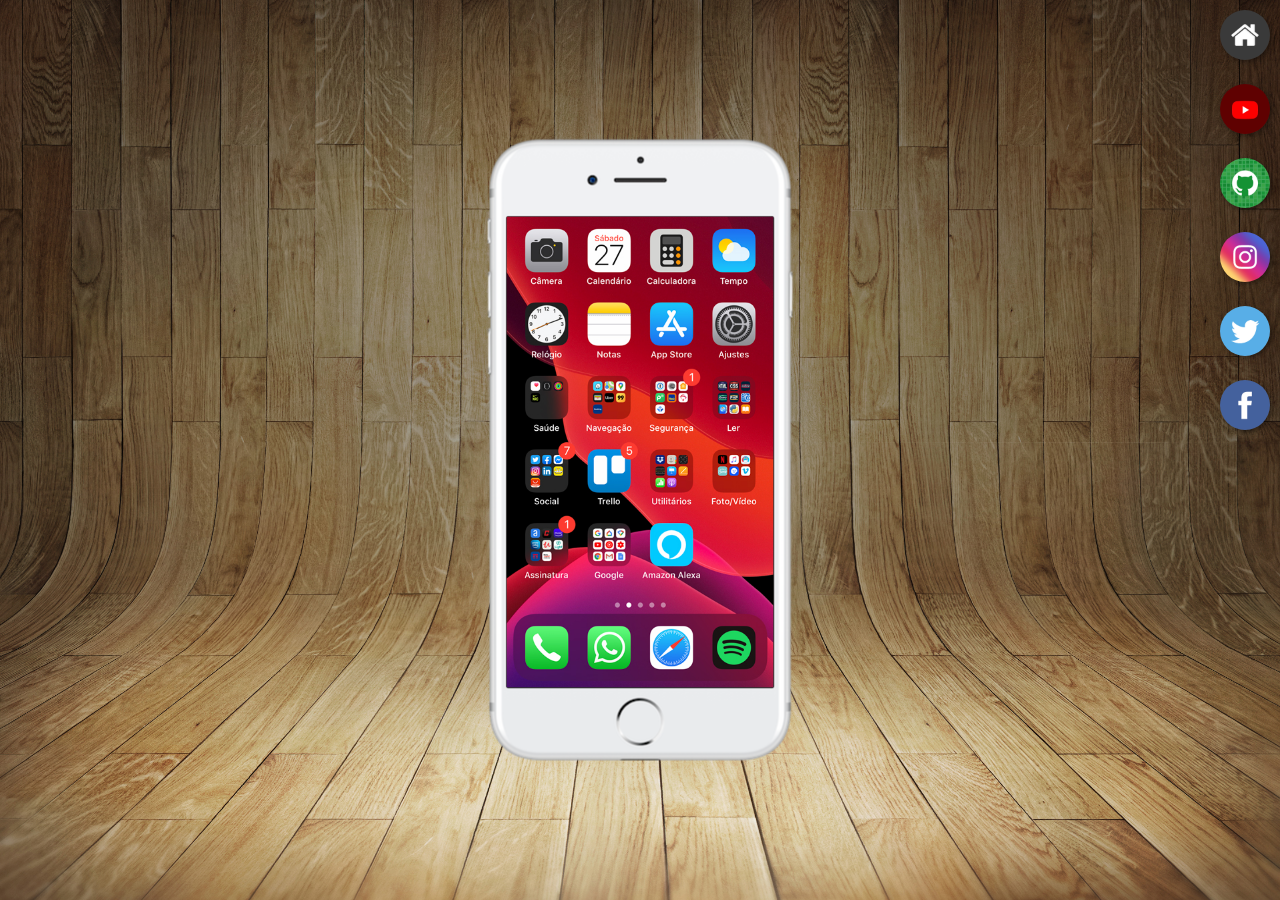
<file: index.html>
<!DOCTYPE html>
<html lang="pr-br">
<head>
    <meta charset="UTF-8">
    <meta name="viewport" content="width=device-width, initial-scale=1.0">
    <title>Projeto Redes Sociais</title>
    <link rel="shortcut icon" href="favicon.ico" type="image/x-icon">
    <link rel="stylesheet" href="estilos/style.css">
</head>
<body>
    <main>
        <section id="telefone">
            <iframe src="home.html" name="tela" id="tela" frameborder="0"></iframe>
        </section>
        <section id="redes-sociais">
            <a href="home.html" target="tela"><img src="imagens/logo-home.jpg" alt="home"></a> <br>
            <a href="youtube.html" target="tela"><img src="imagens/logo-youtube.jpg" alt="youtube"></a> <br>
            <a href="github.html" target="tela"><img src="imagens/logo-github.jpg" alt="github"></a> <br>
            <a href="instagram.html" target="tela"><img src="imagens/logo-instagram.jpg" alt="instagram"></a> <br>
            <a href="twitter.html" target="tela"><img src="imagens/logo-twitter.jpg" alt="twitter"></a> <br>
            <a href="facebook.html" target="tela"><img src="imagens/logo-facebook.jpg" alt="facebook"></a>
        </section>
    </main>
</body>
</html>
</file>
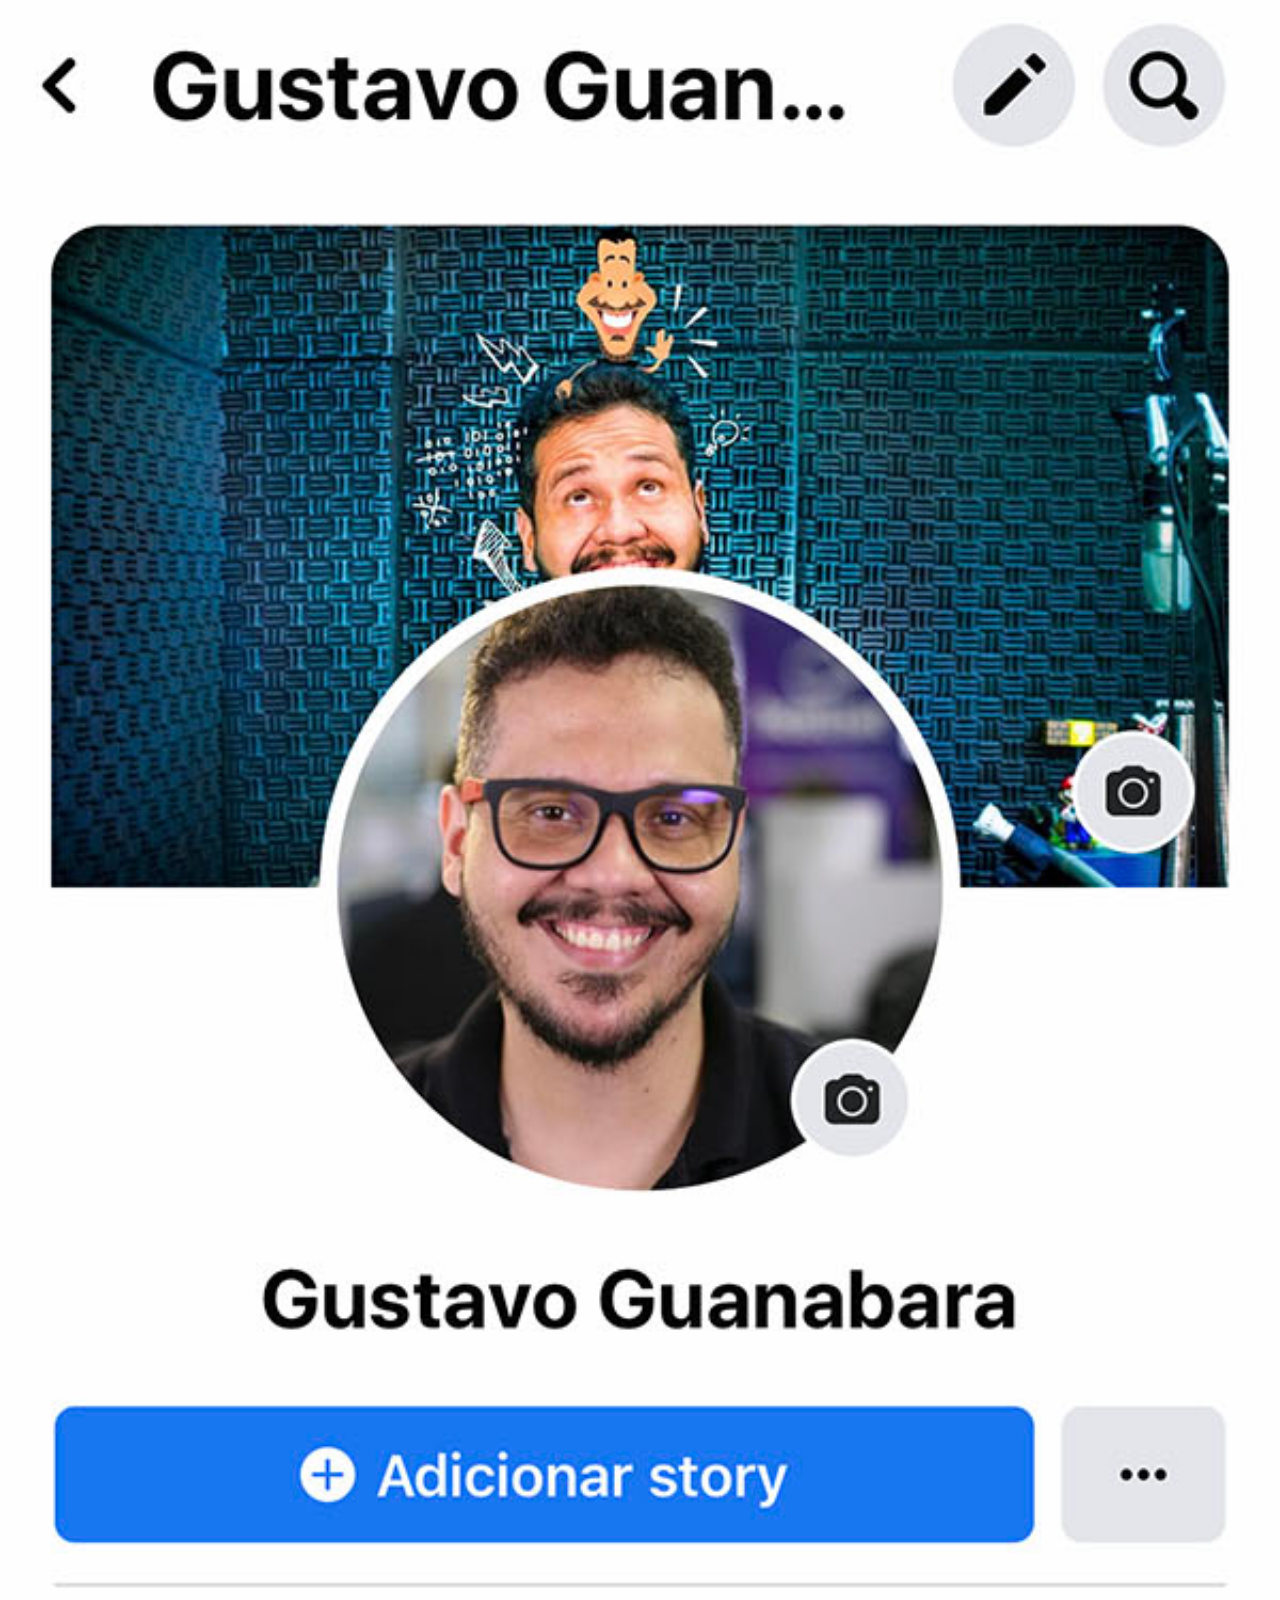
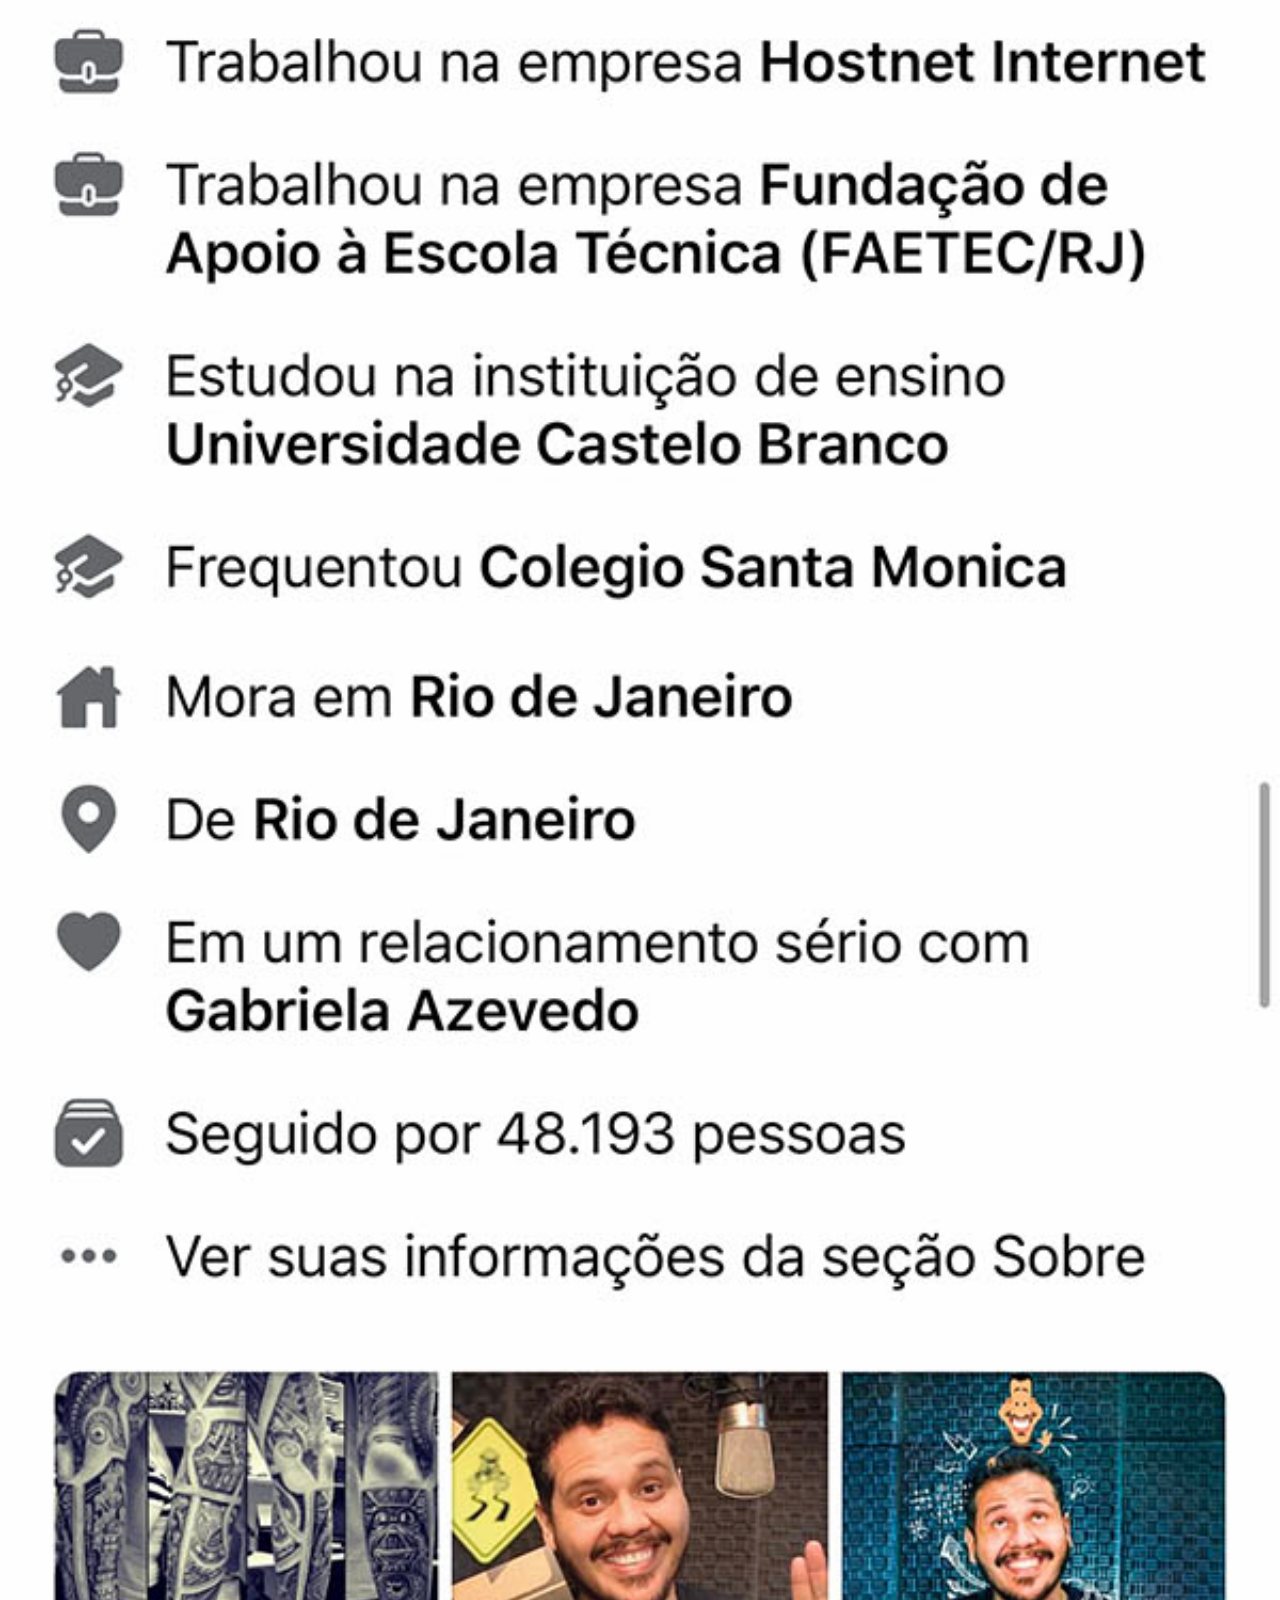
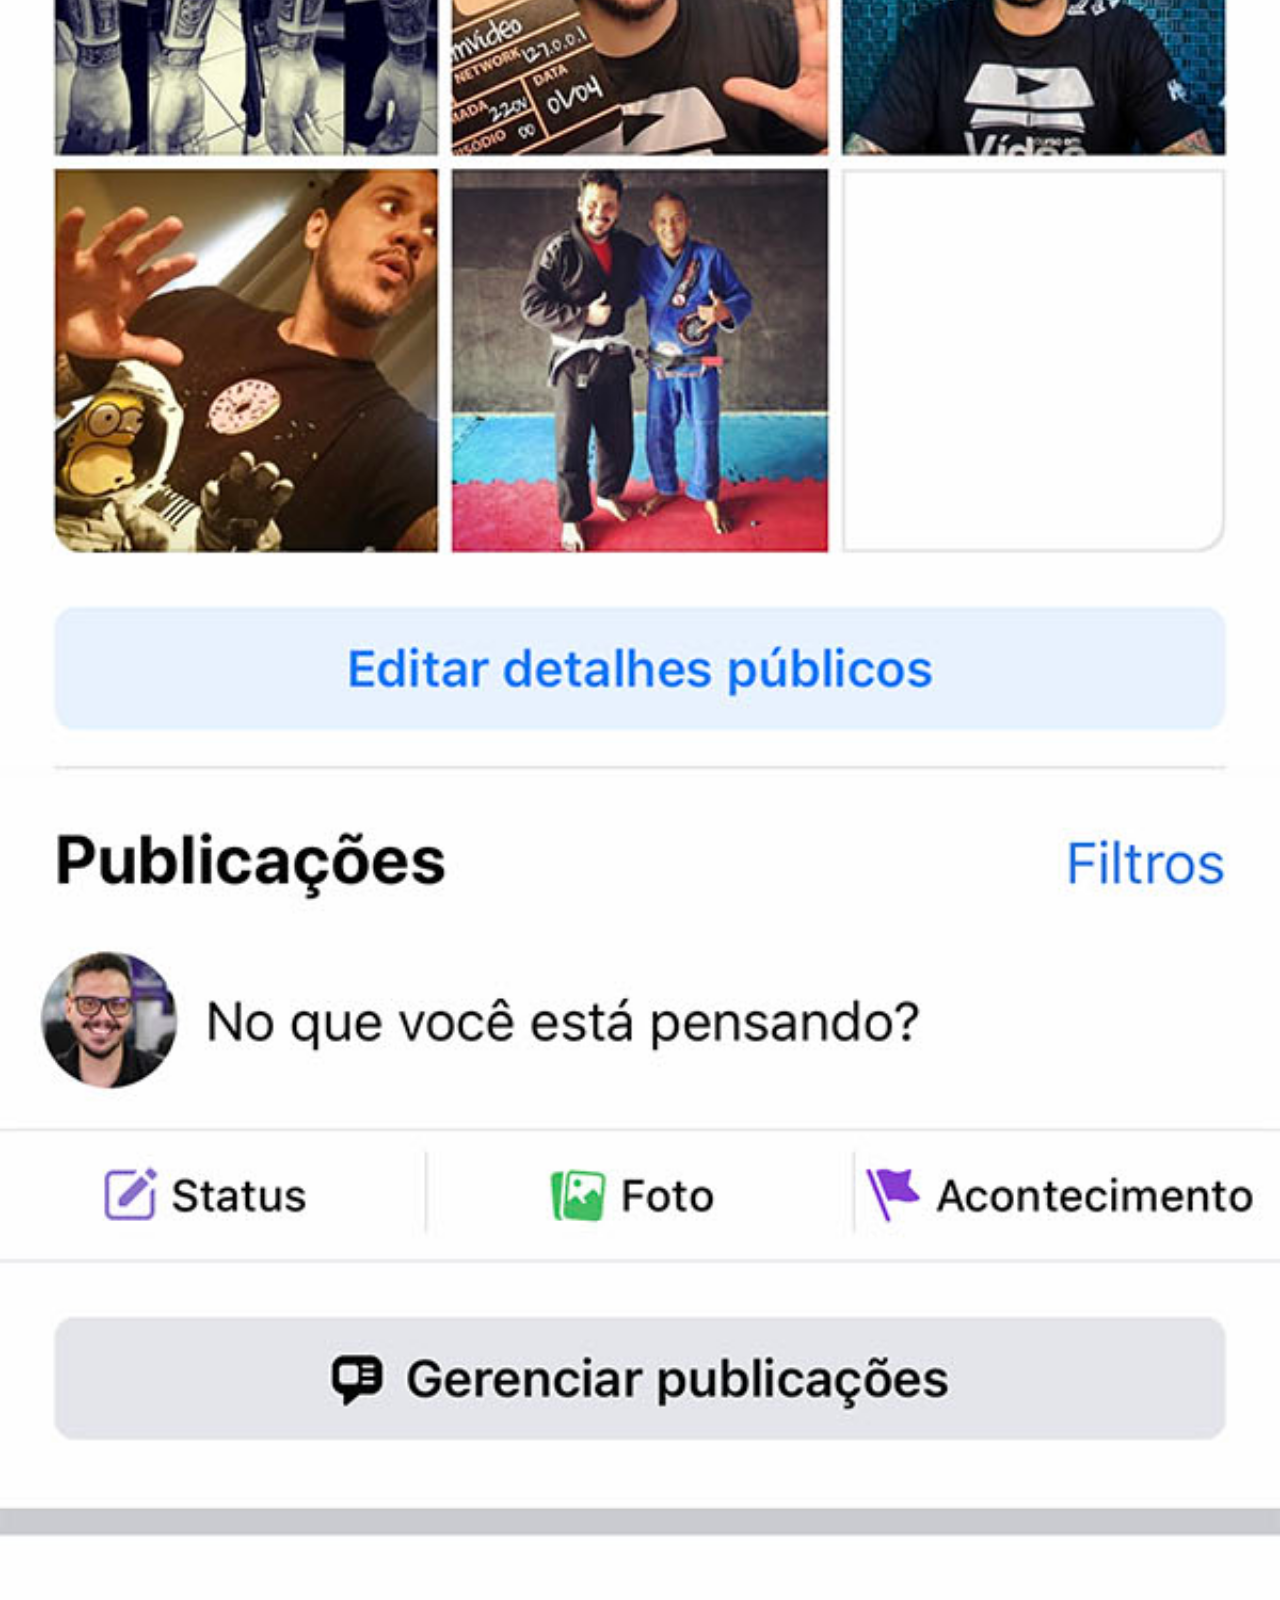
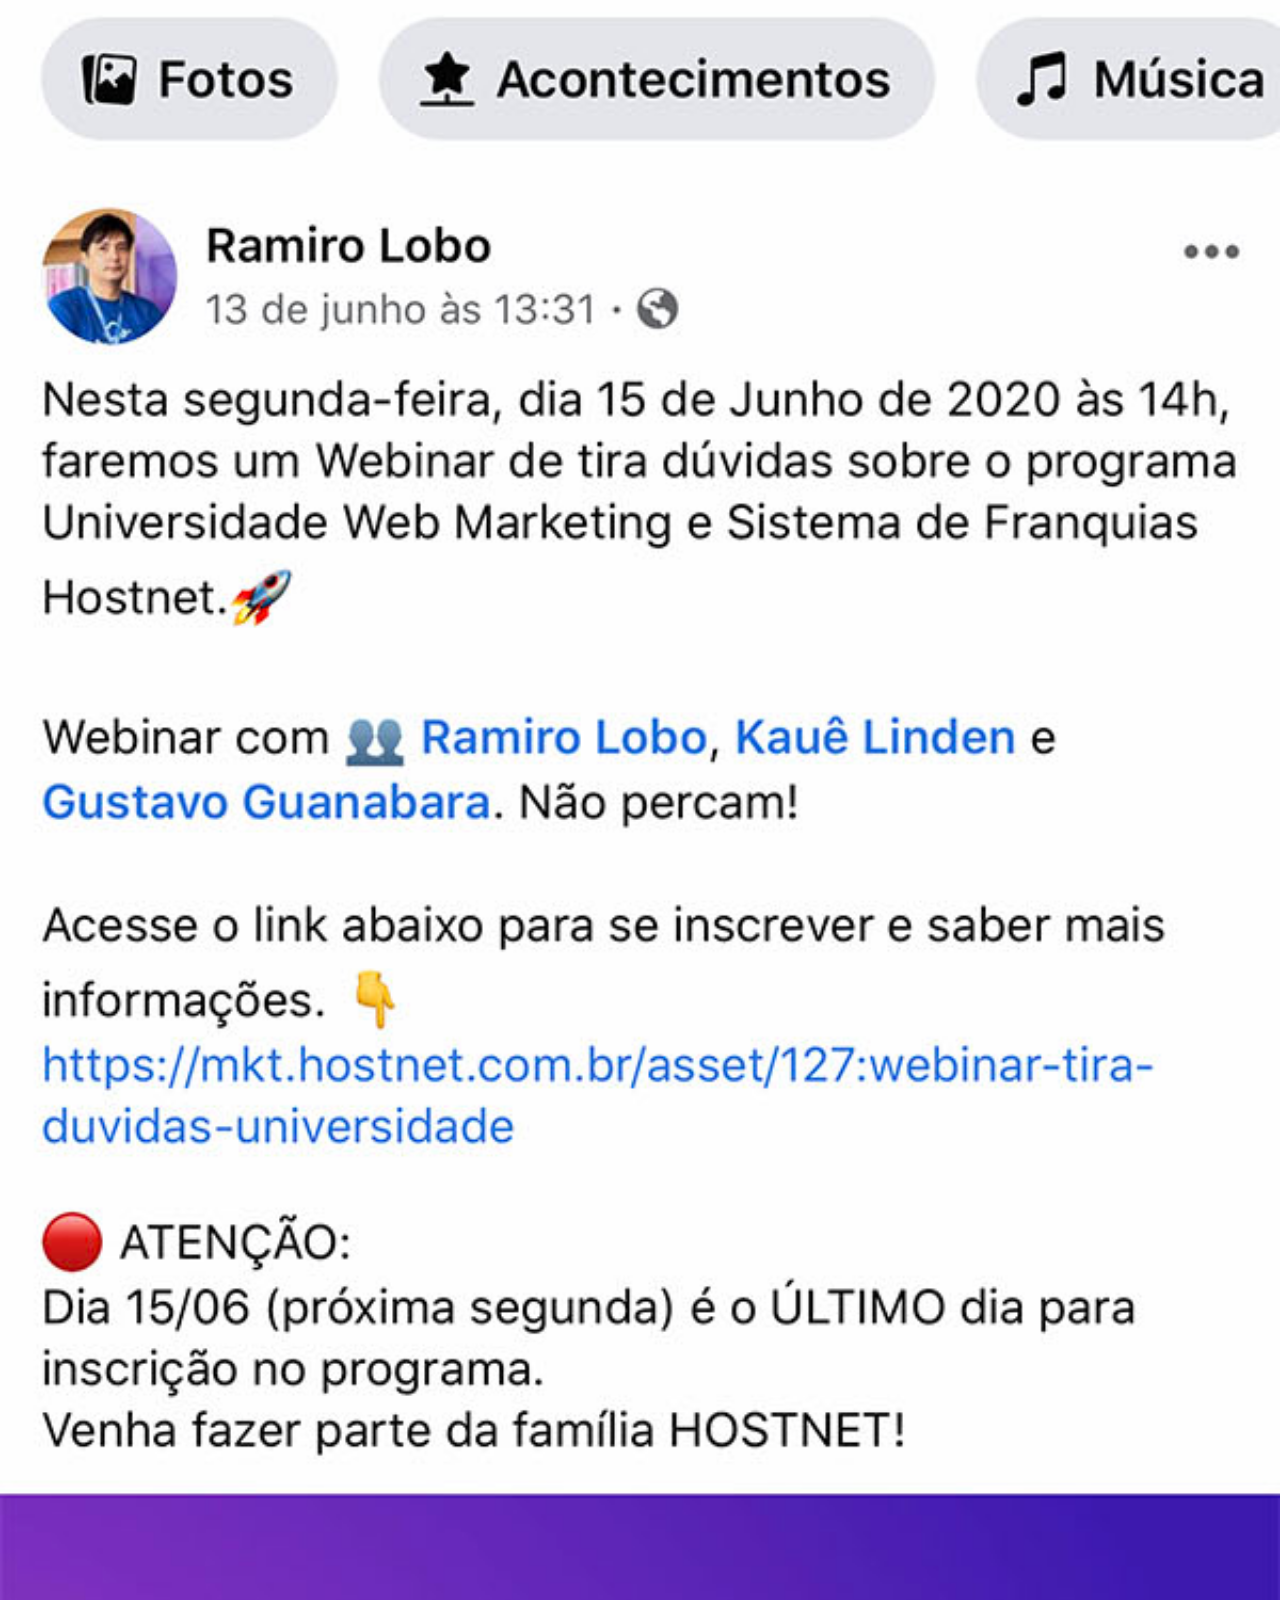
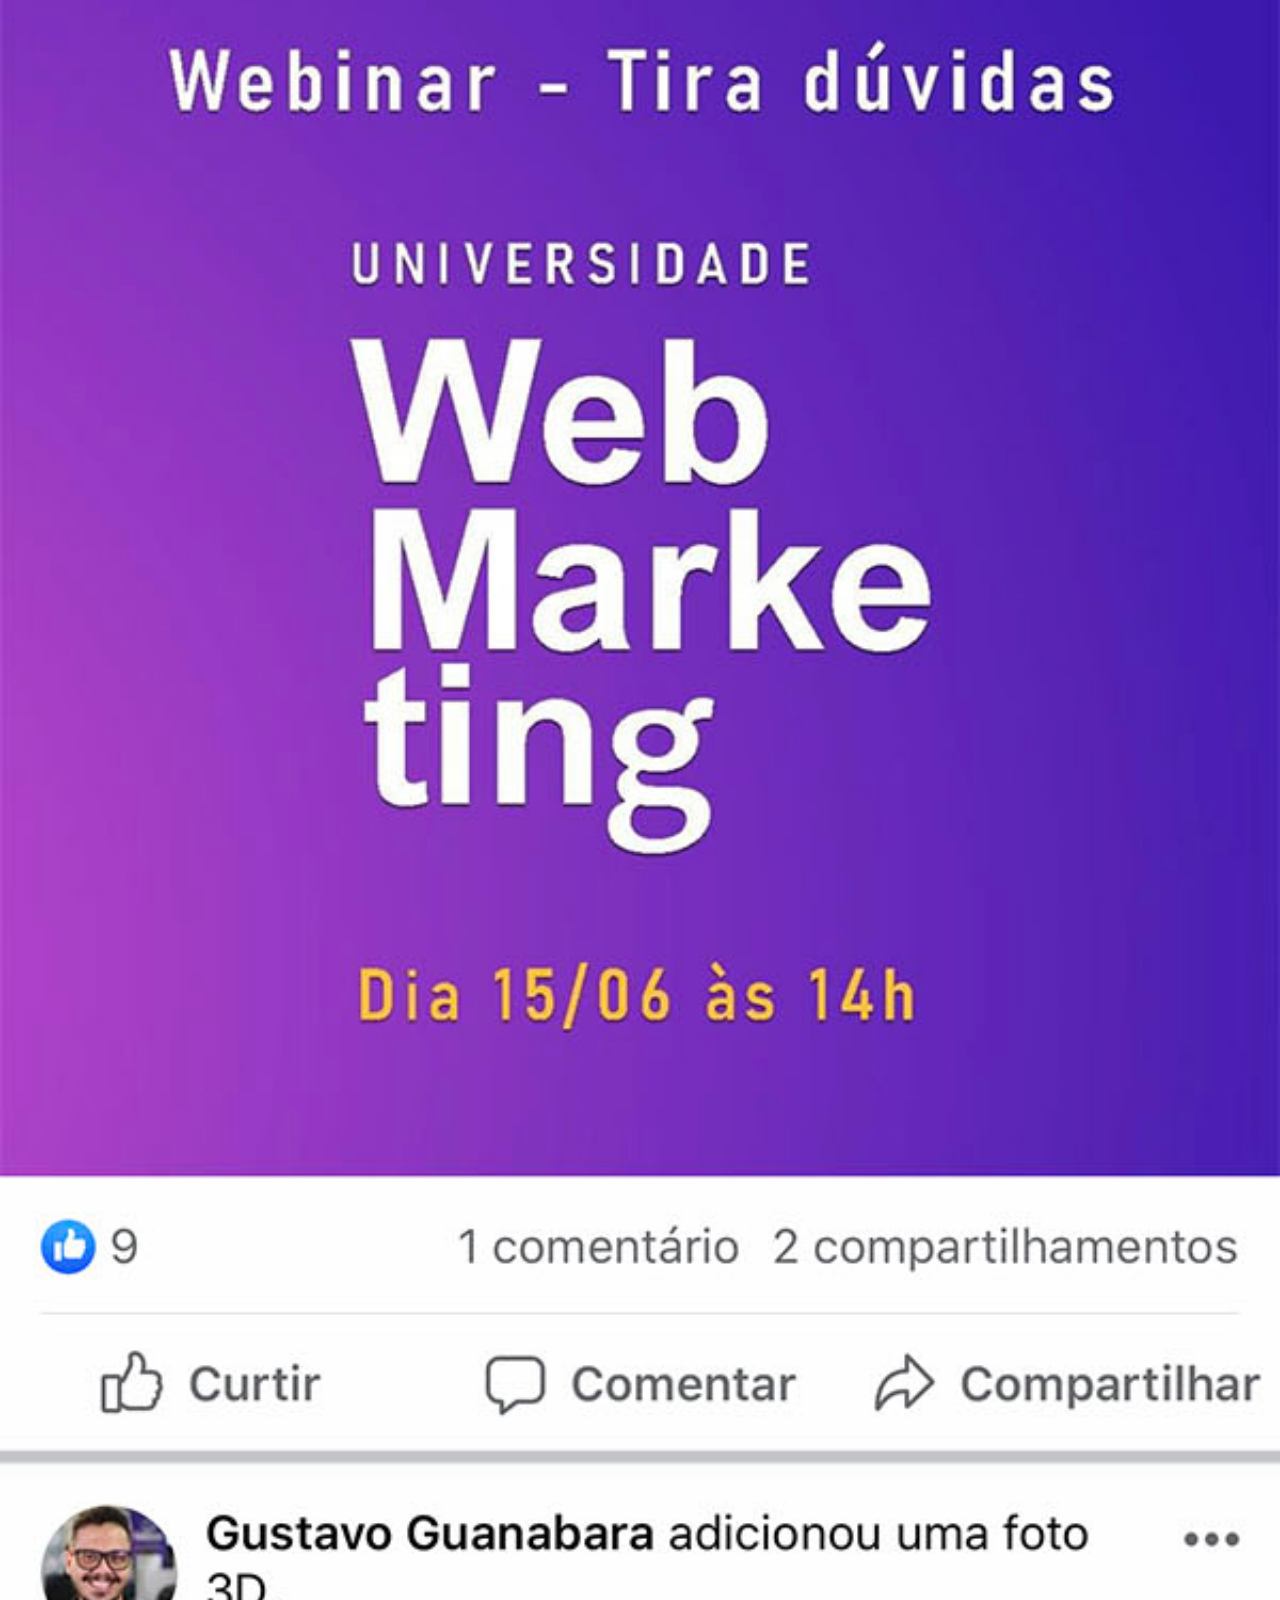
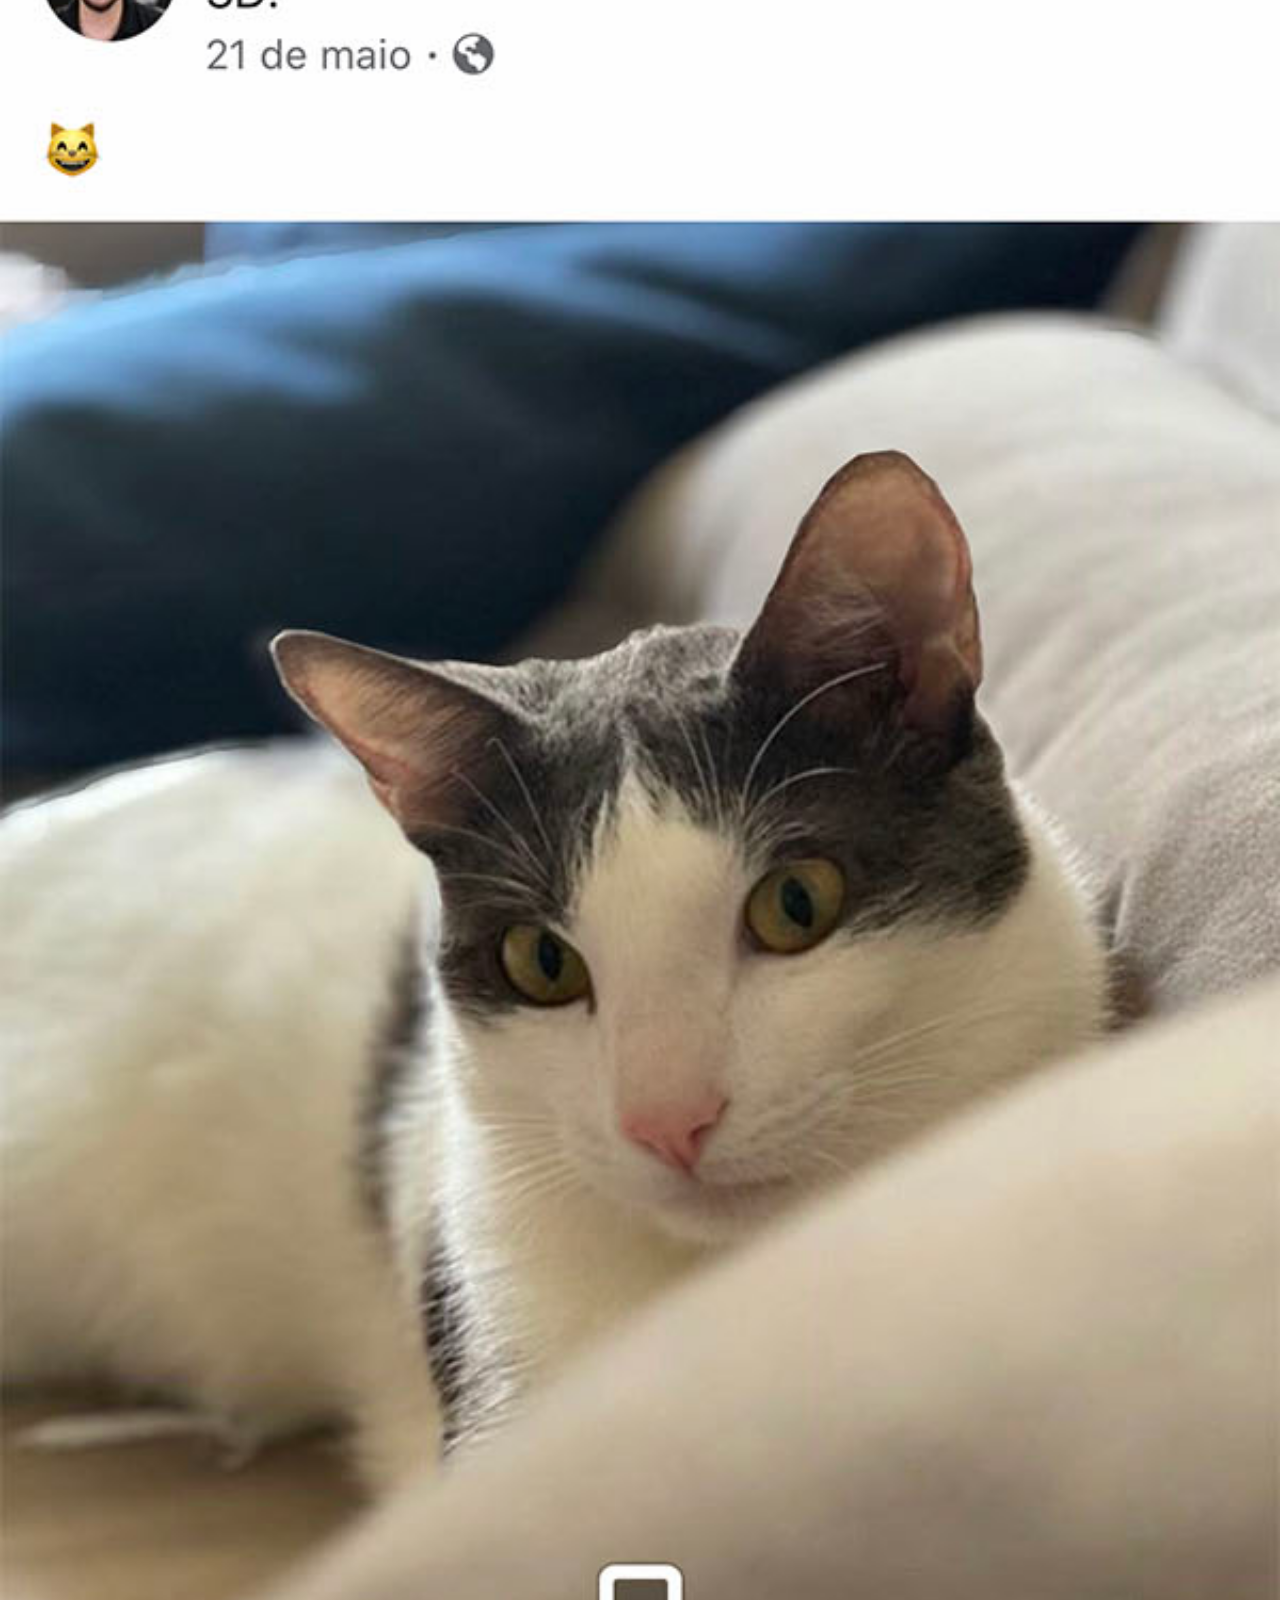
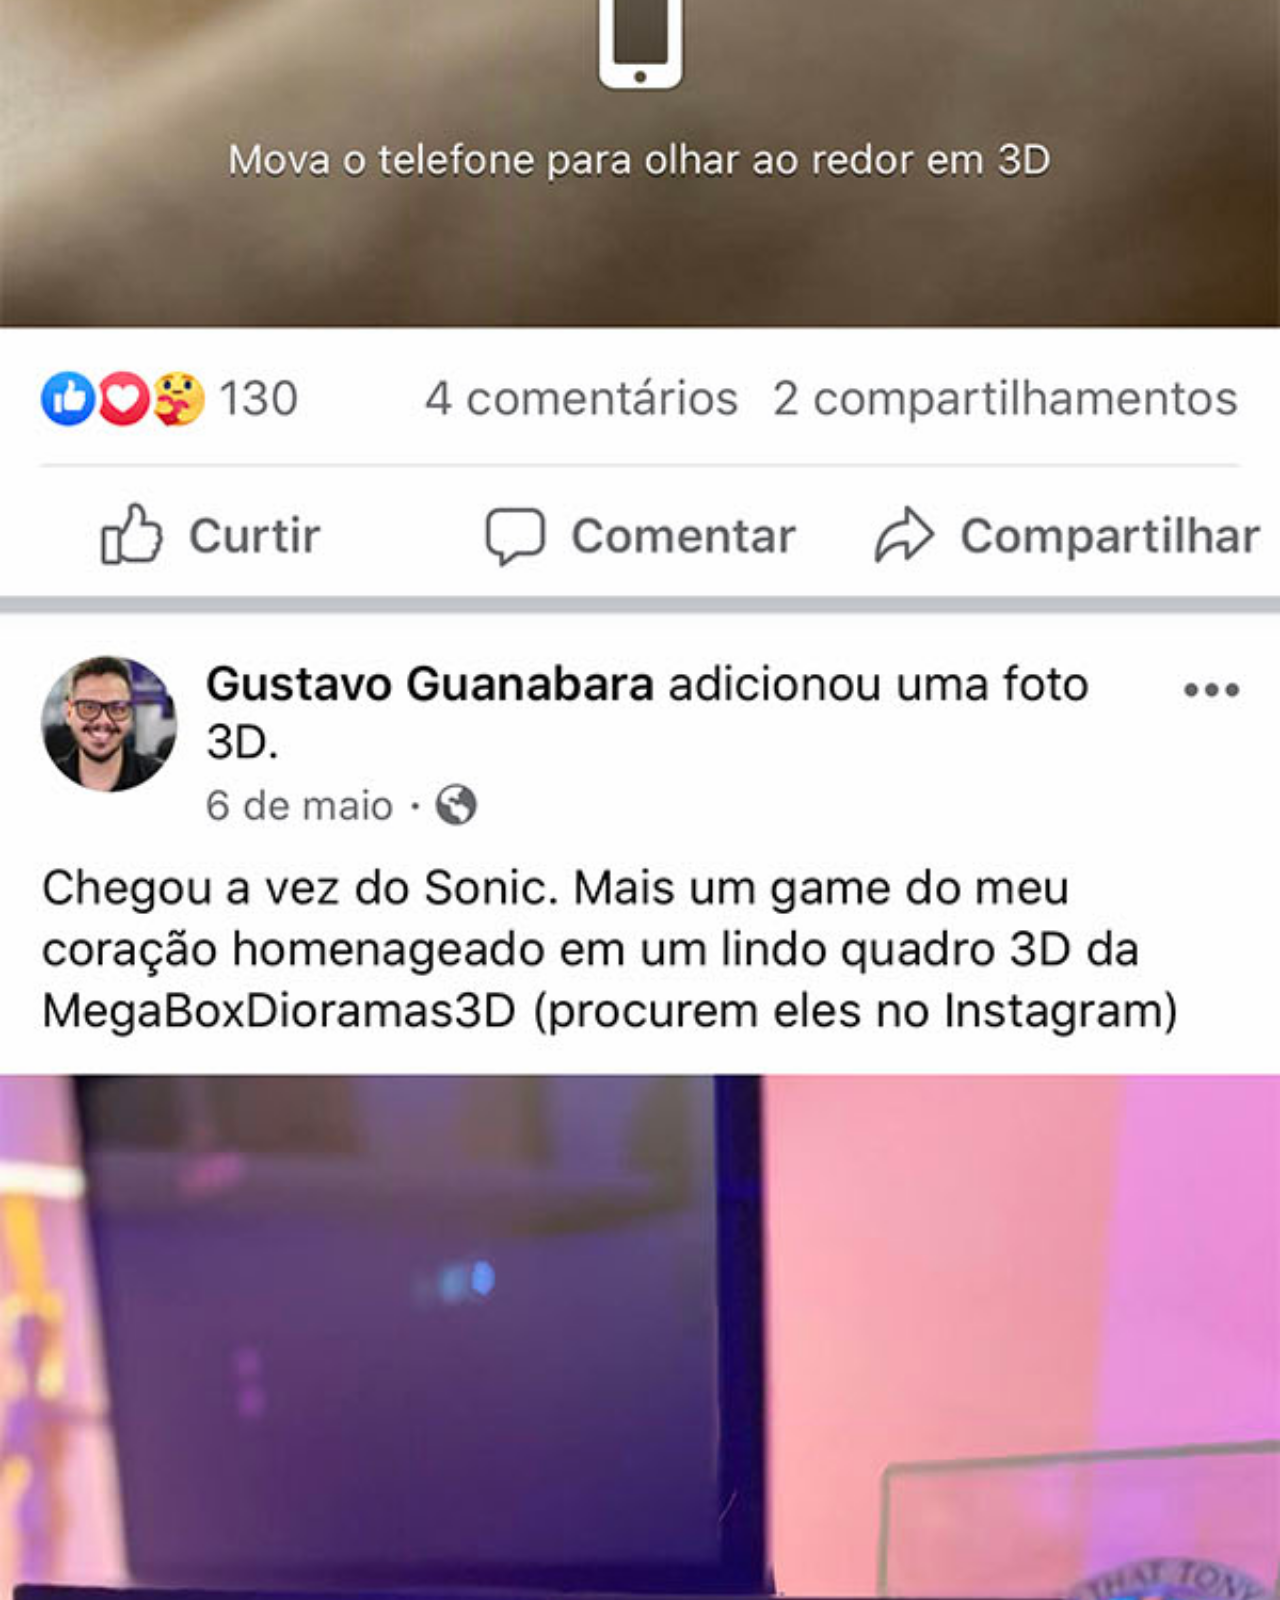
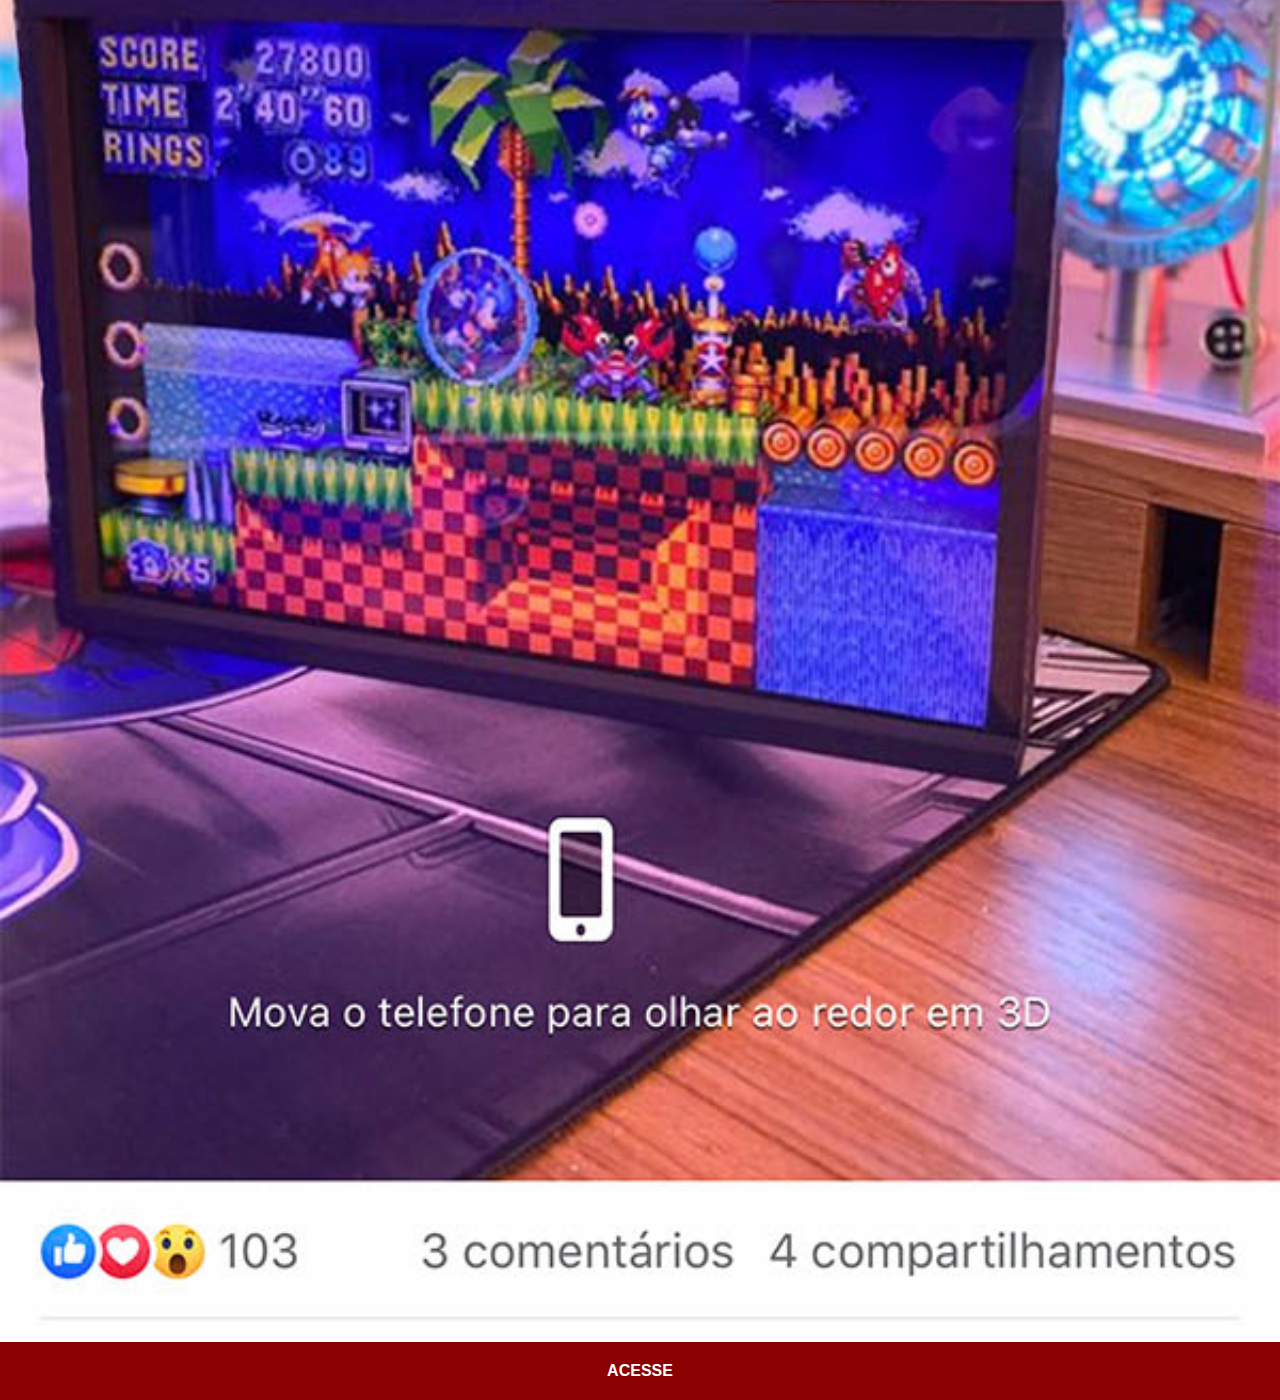
<file: facebook.html>
<!DOCTYPE html>
<html lang="pt-br">
<head>
    <meta charset="UTF-8">
    <meta name="viewport" content="width=device-width, initial-scale=1.0">
    <title>Facebook</title>
    <link rel="stylesheet" href="estilo/social.css">
</head>
<body>
    <img src="imagens/tela-facebook.jpg" alt="Facebook">
    <a href="https://www.facebook.com/elvis.lima.1415/" target="_blank">ACESSE</a>
</body>
</html>
</file>
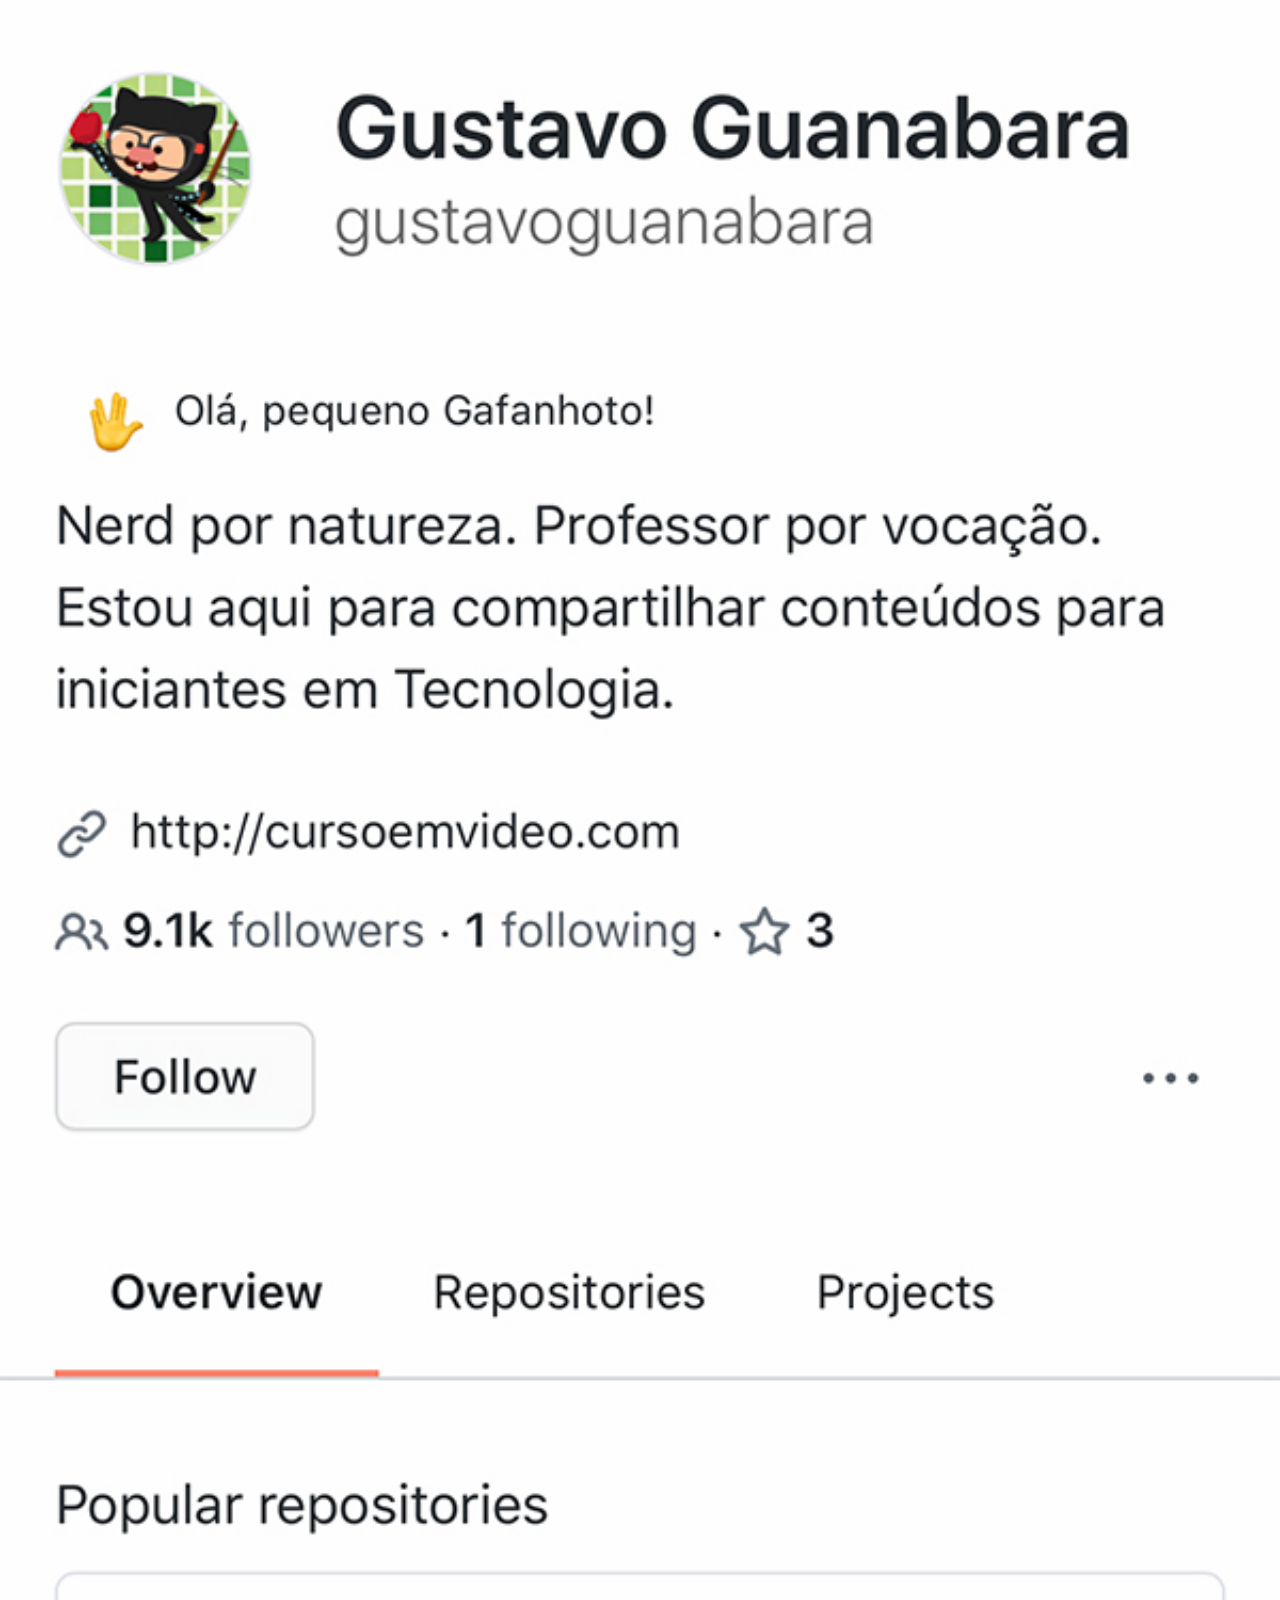
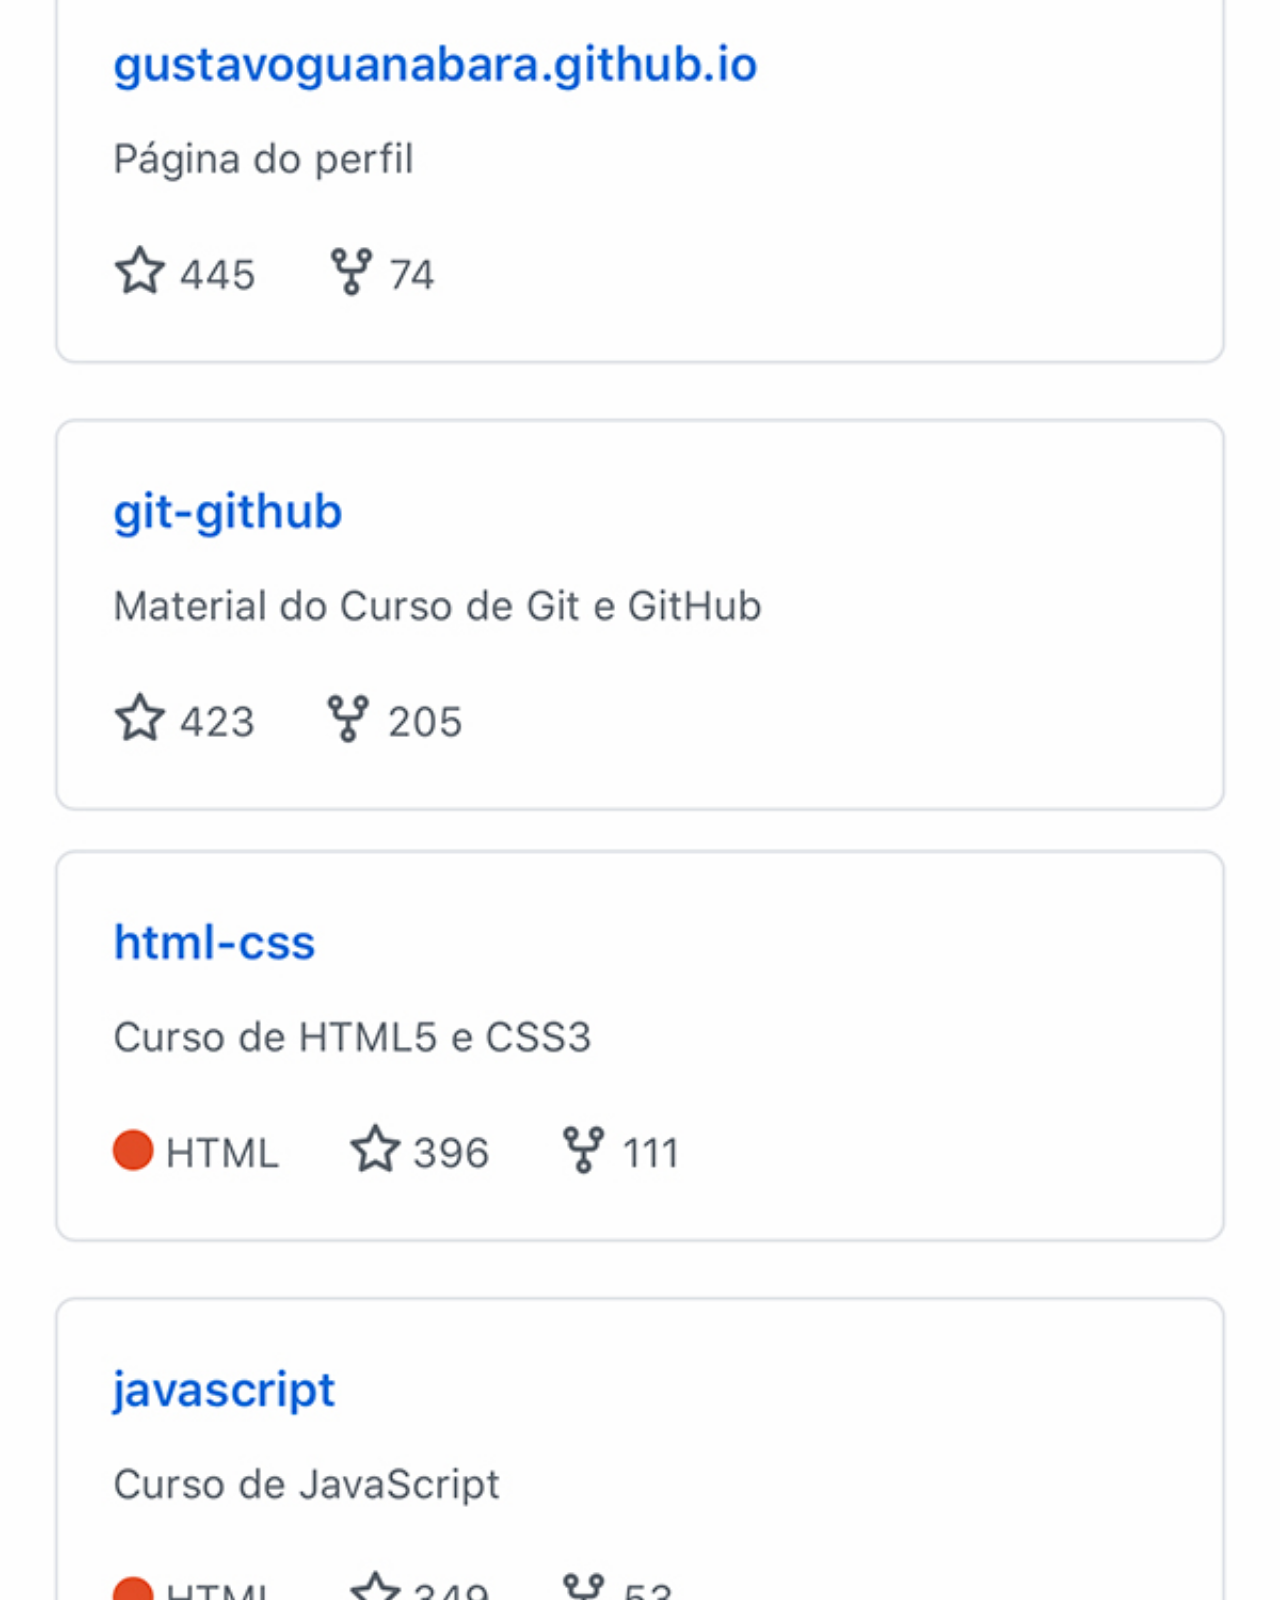
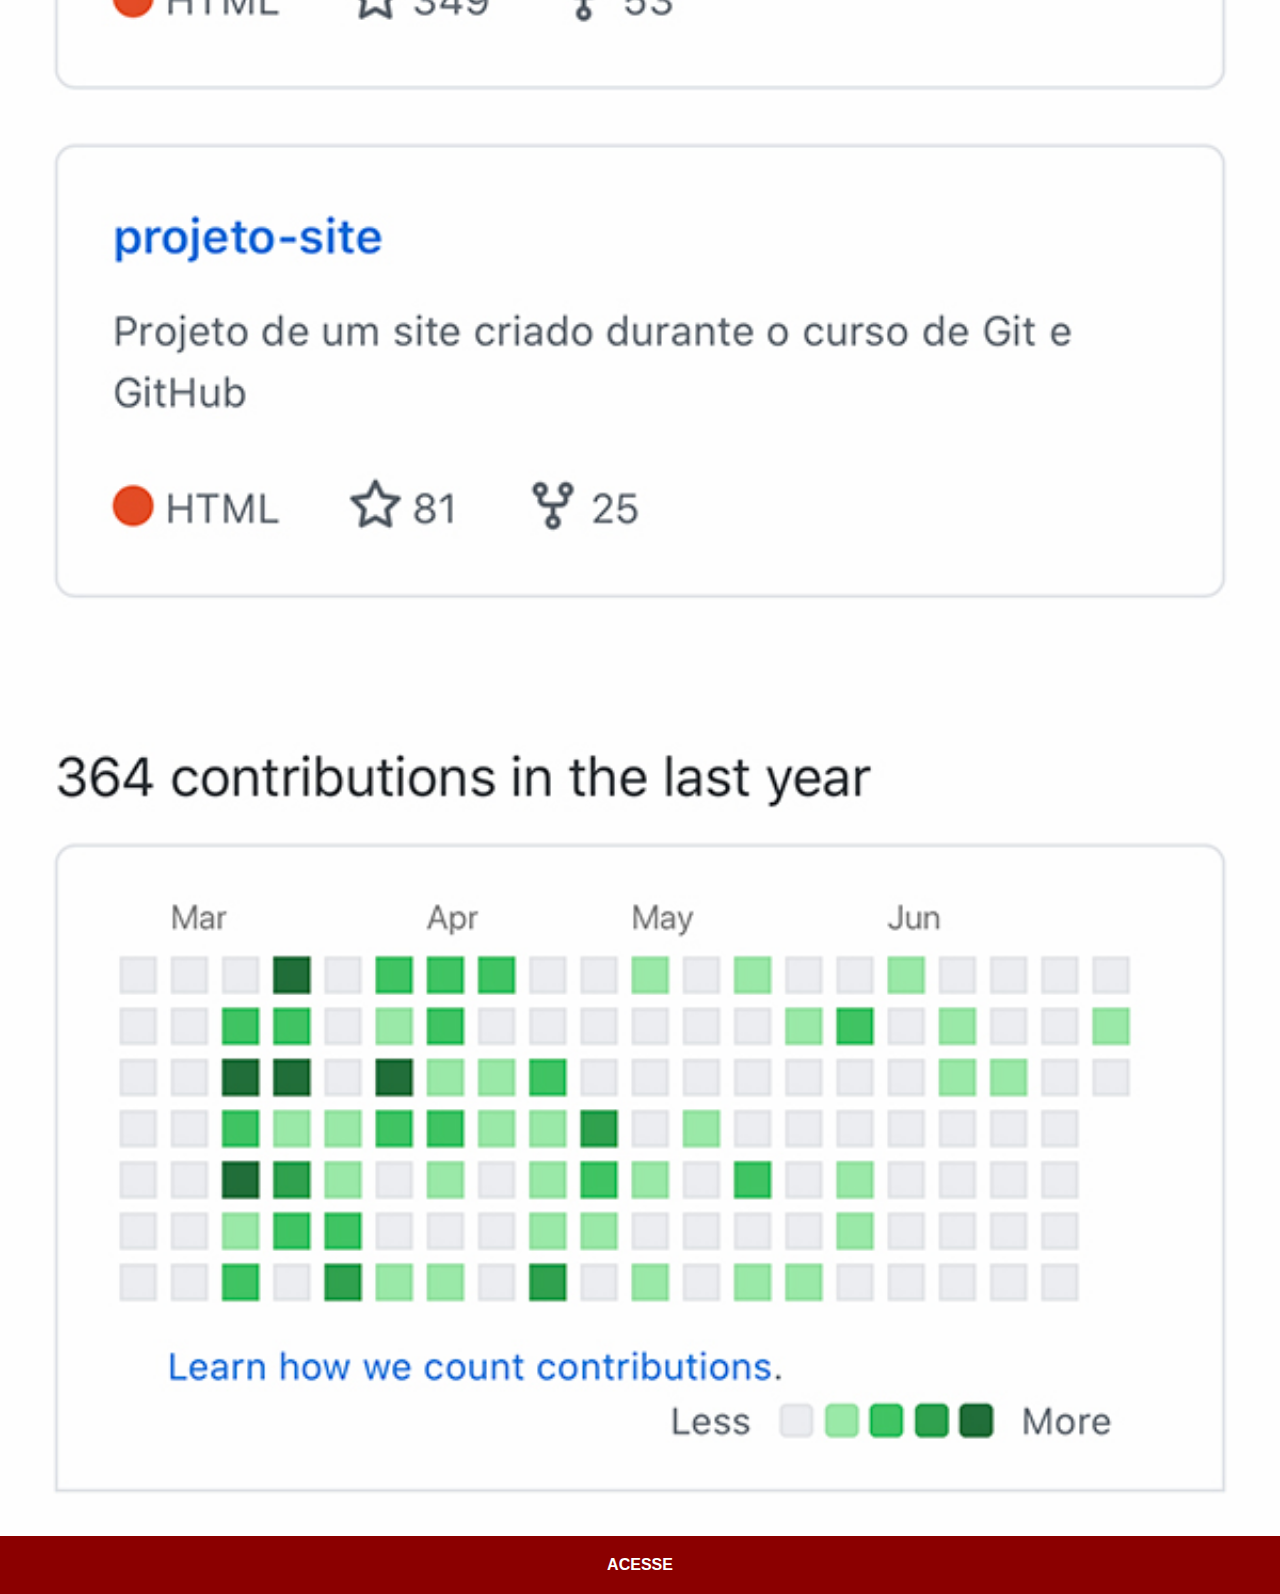
<file: github.html>
<!DOCTYPE html>
<html lang="pt-br">
<head>
    <meta charset="UTF-8">
    <meta name="viewport" content="width=device-width, initial-scale=1.0">
    <title>GitHub</title>
    <link rel="stylesheet" href="estilo/social.css">
</head>
<body>
    <img src="imagens/tela-github.jpg" alt="GitHub">
    <a href="https://github.com/elvislimaa" target="_blank">ACESSE</a>
</body>
</html>
</file>
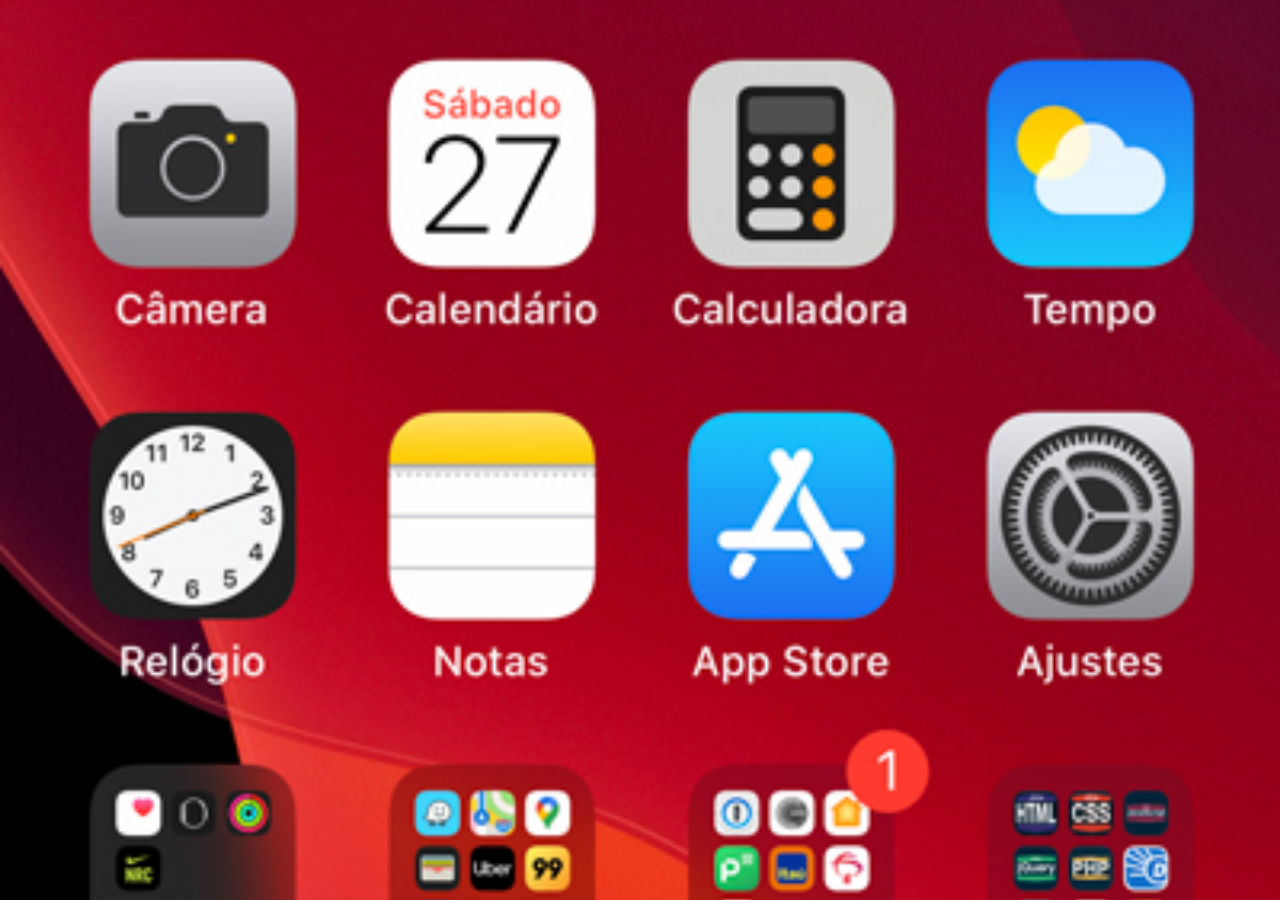
<file: home.html>
<!DOCTYPE html>
<html lang="pt-br">
<head>
    <meta charset="UTF-8">
    <meta name="viewport" content="width=device-width, initial-scale=1.0">
    <title>Home</title>
    <style>
        *{
            margin: 0px;
            padding: 0px;
        }

        body {
            width: 100vw;
            height: 100vh;
            background: black url('imagens/tela-home.jpg') no-repeat top center;
            background-size: cover;
        }
    </style>
</head>
<body>
    
</body>
</html>
</file>
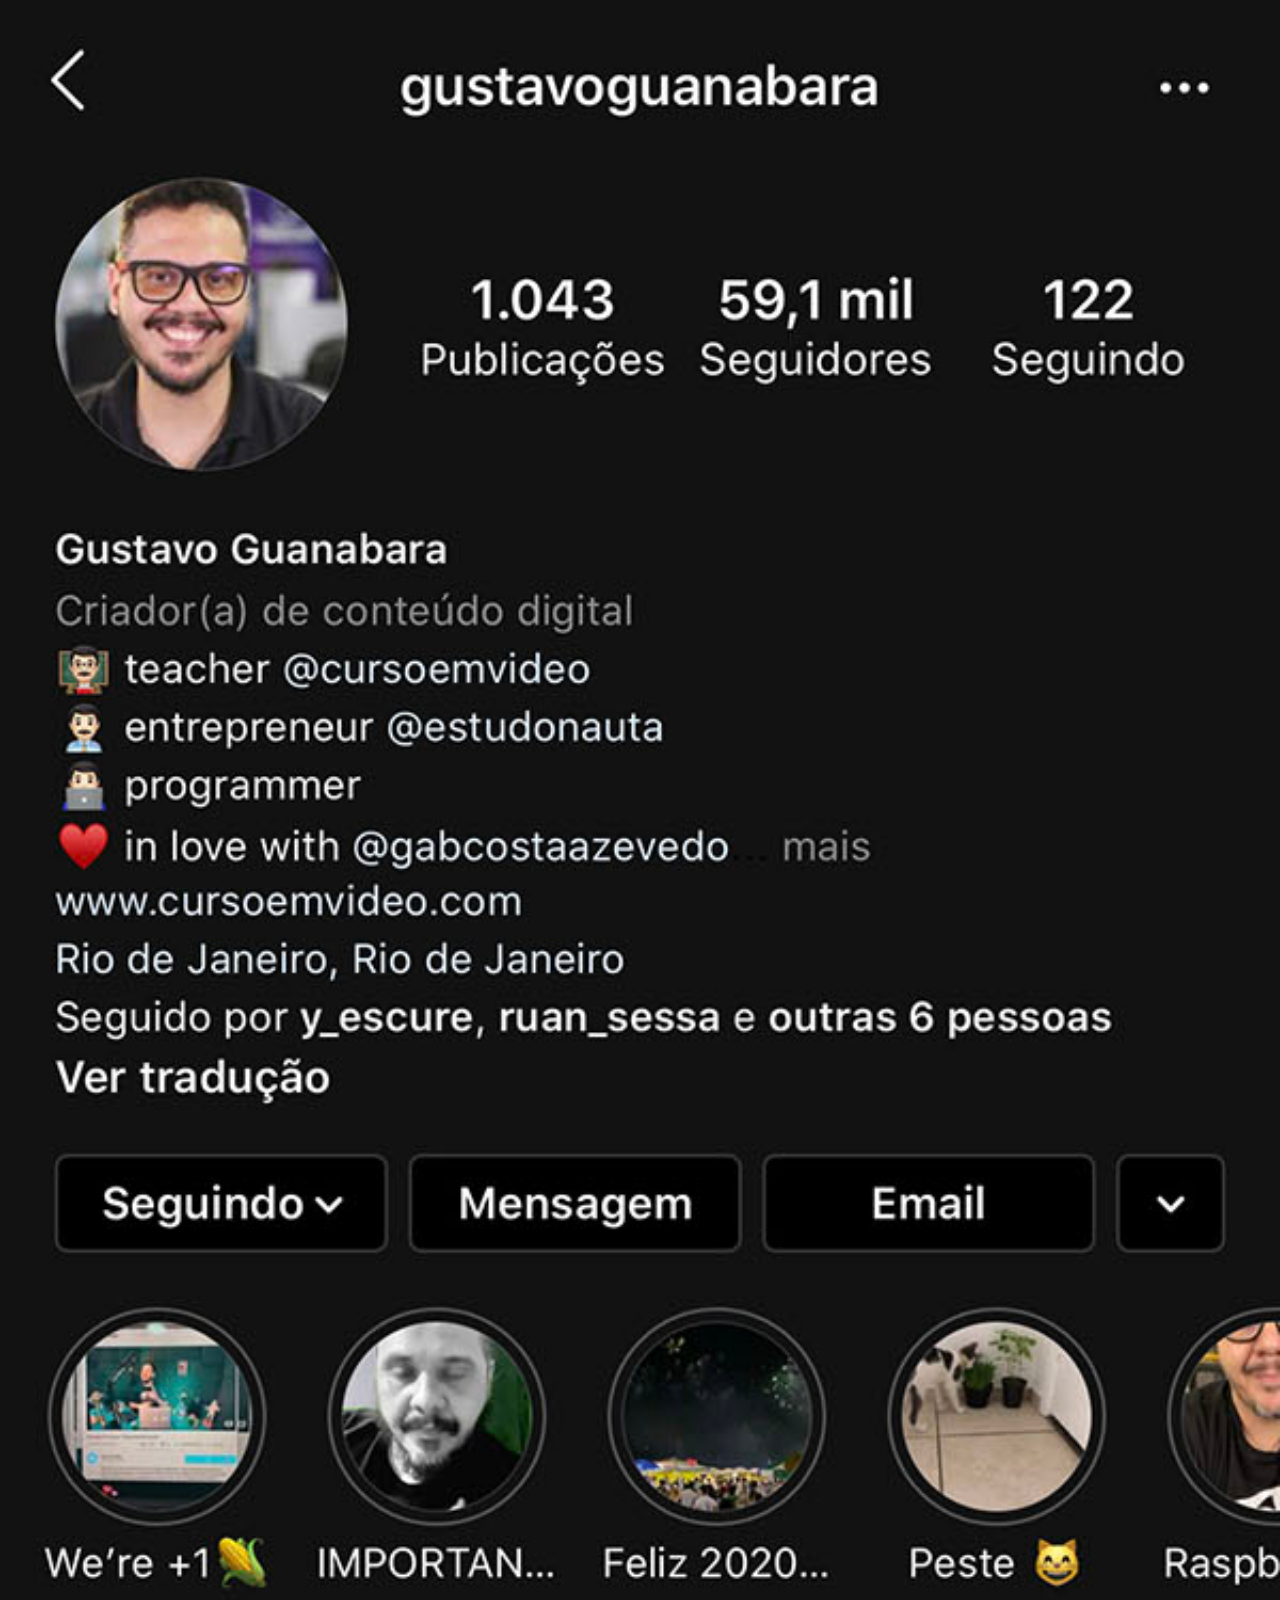
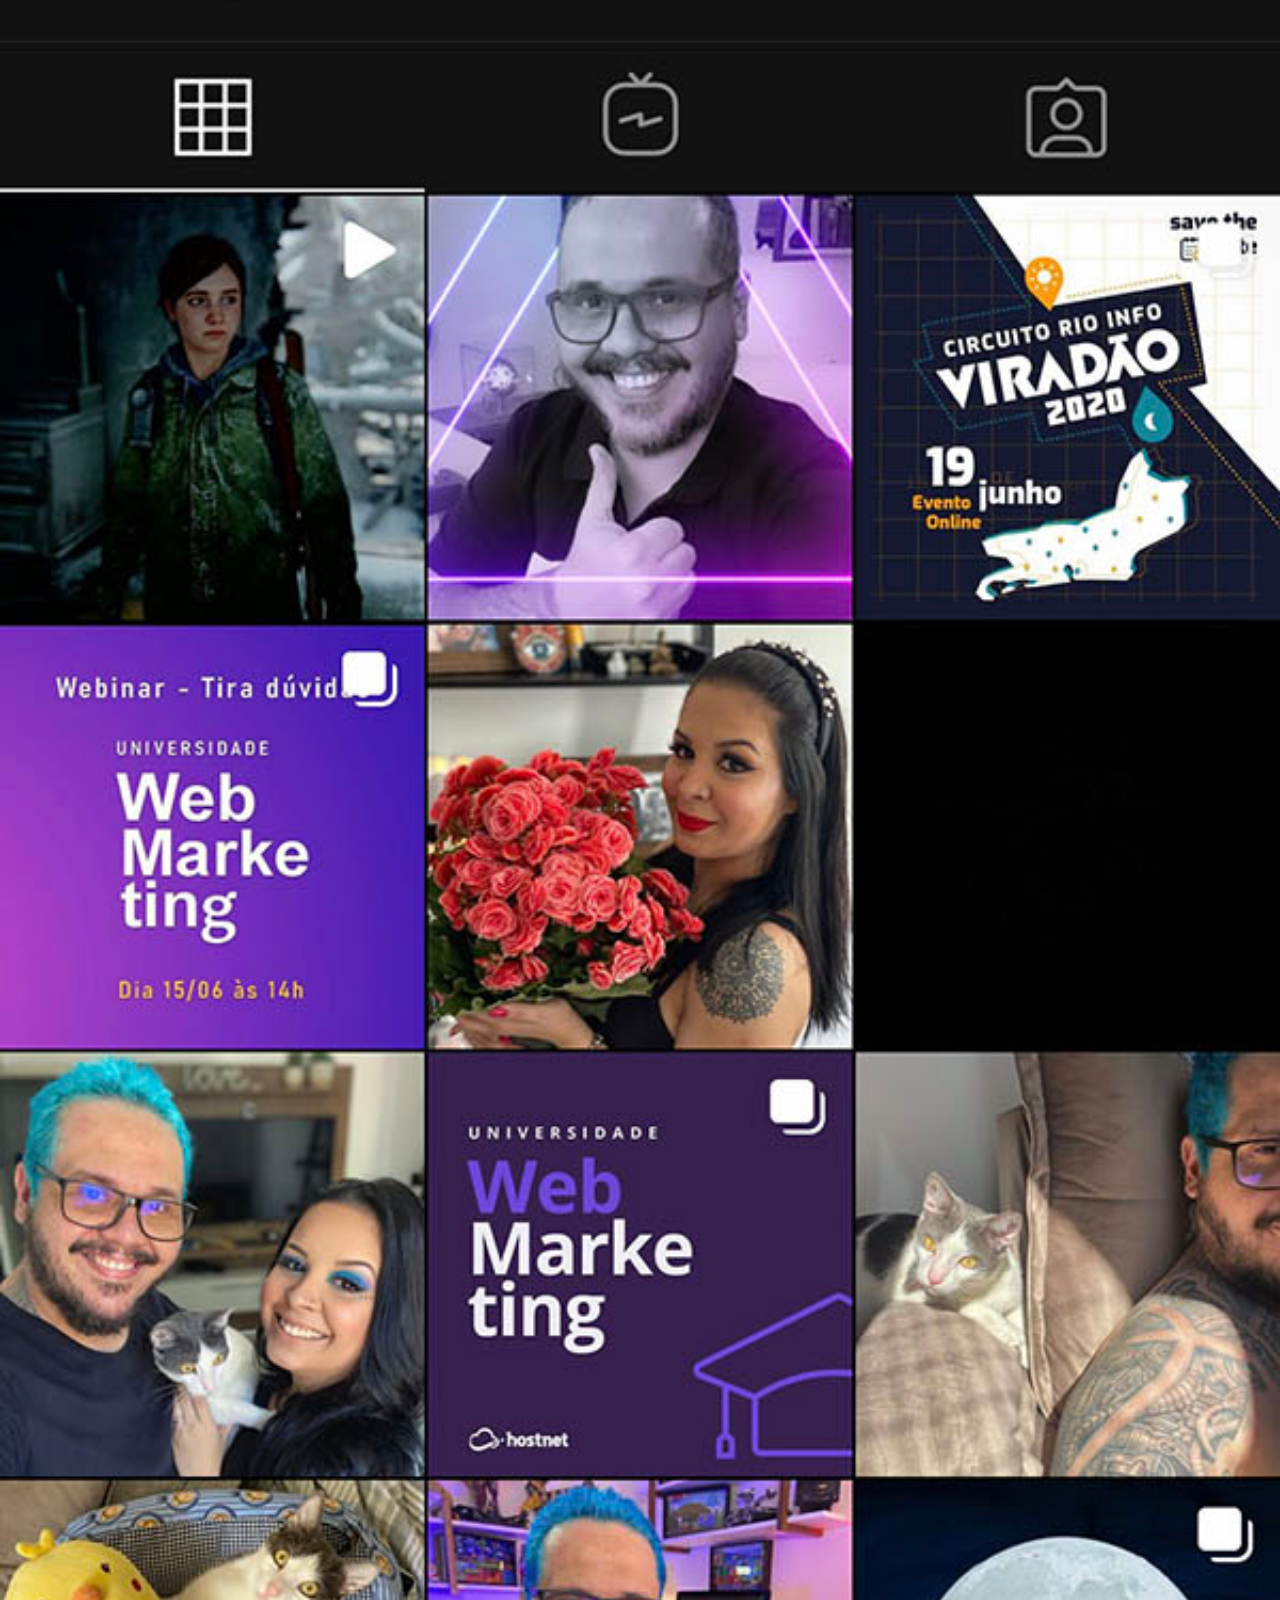
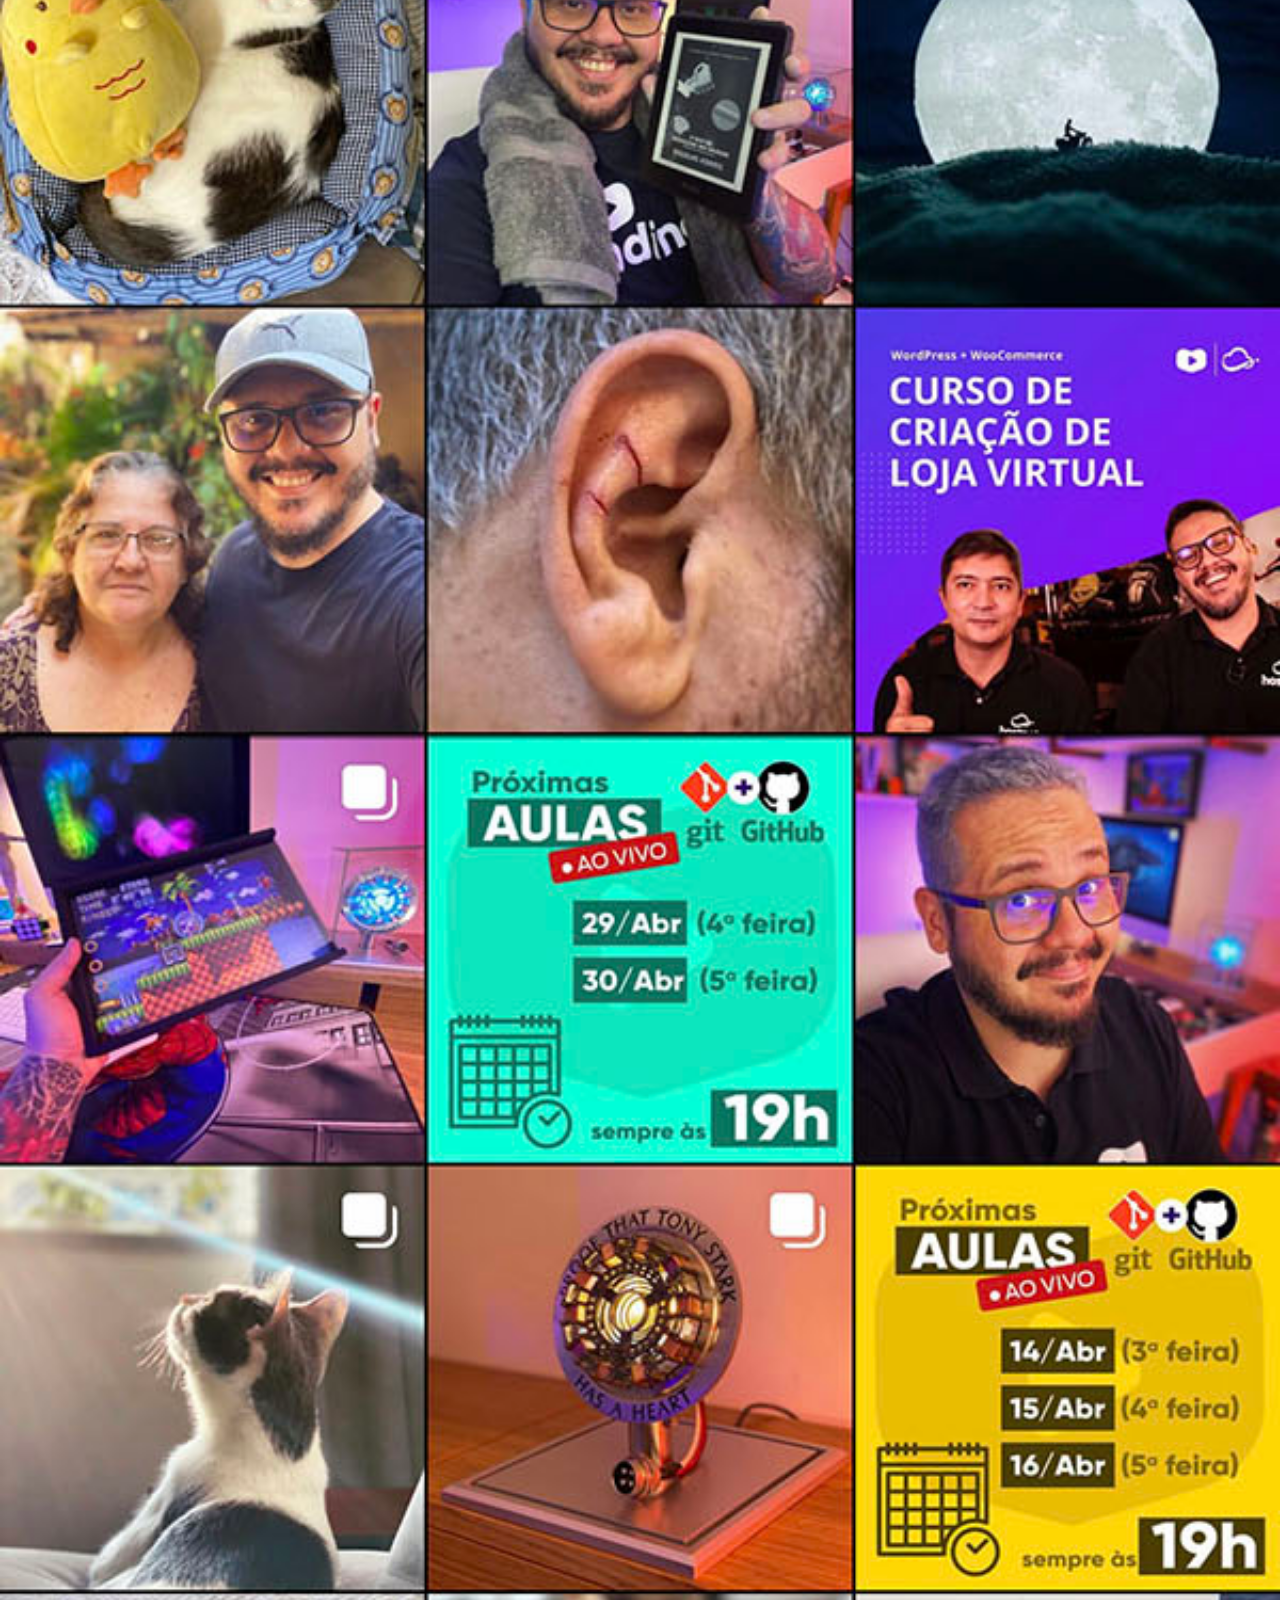
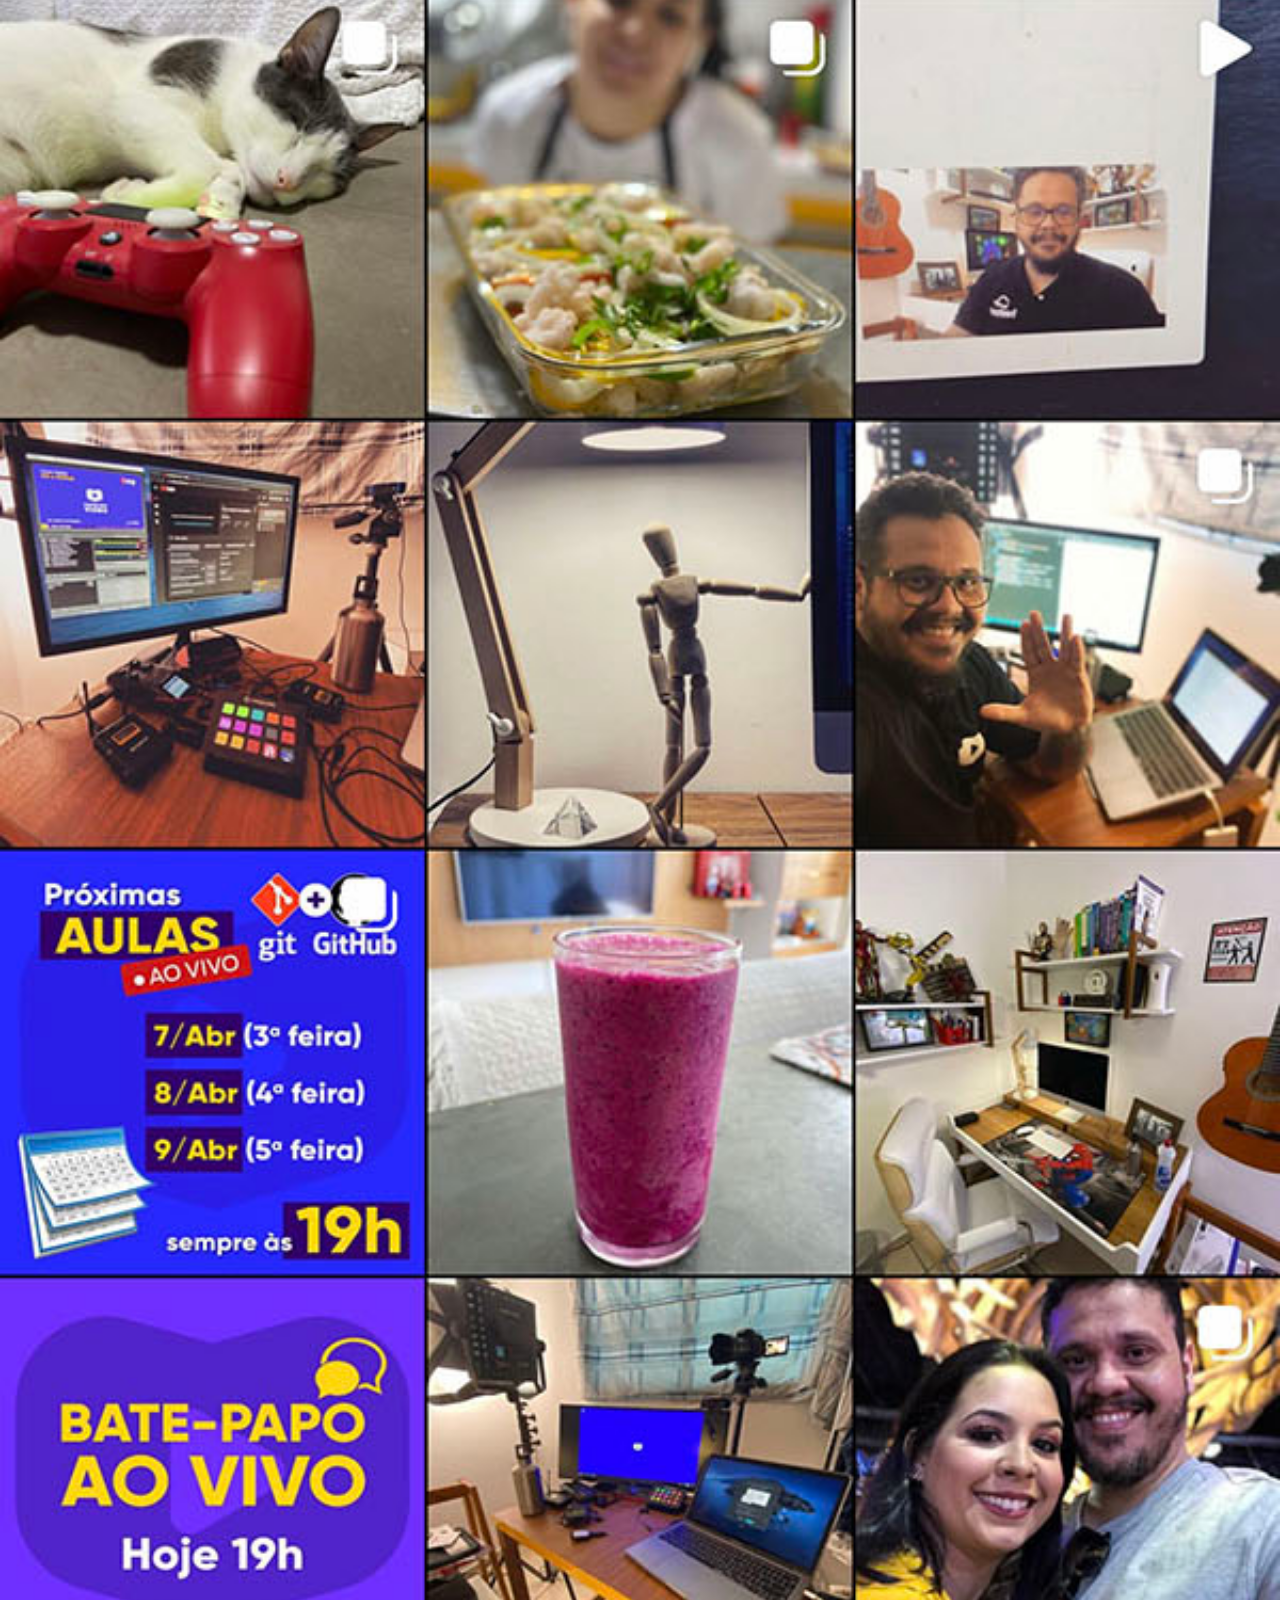
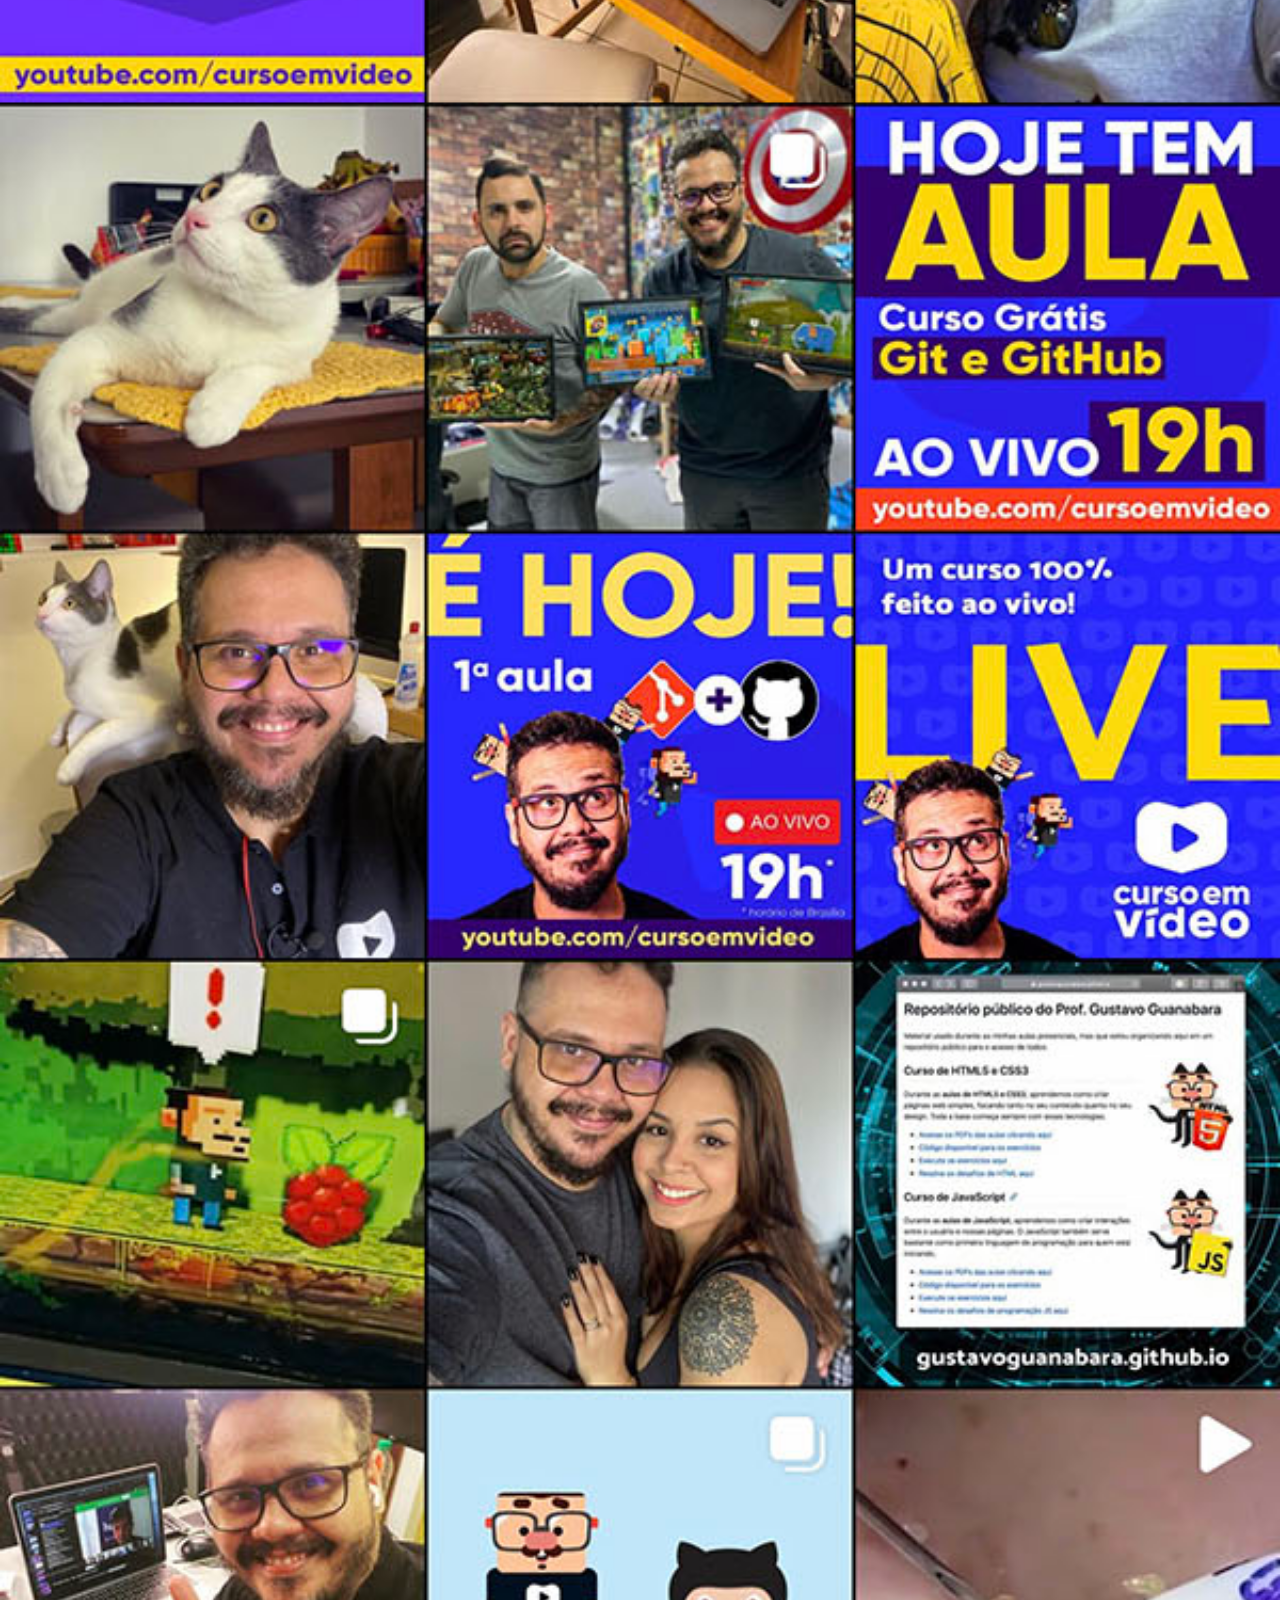
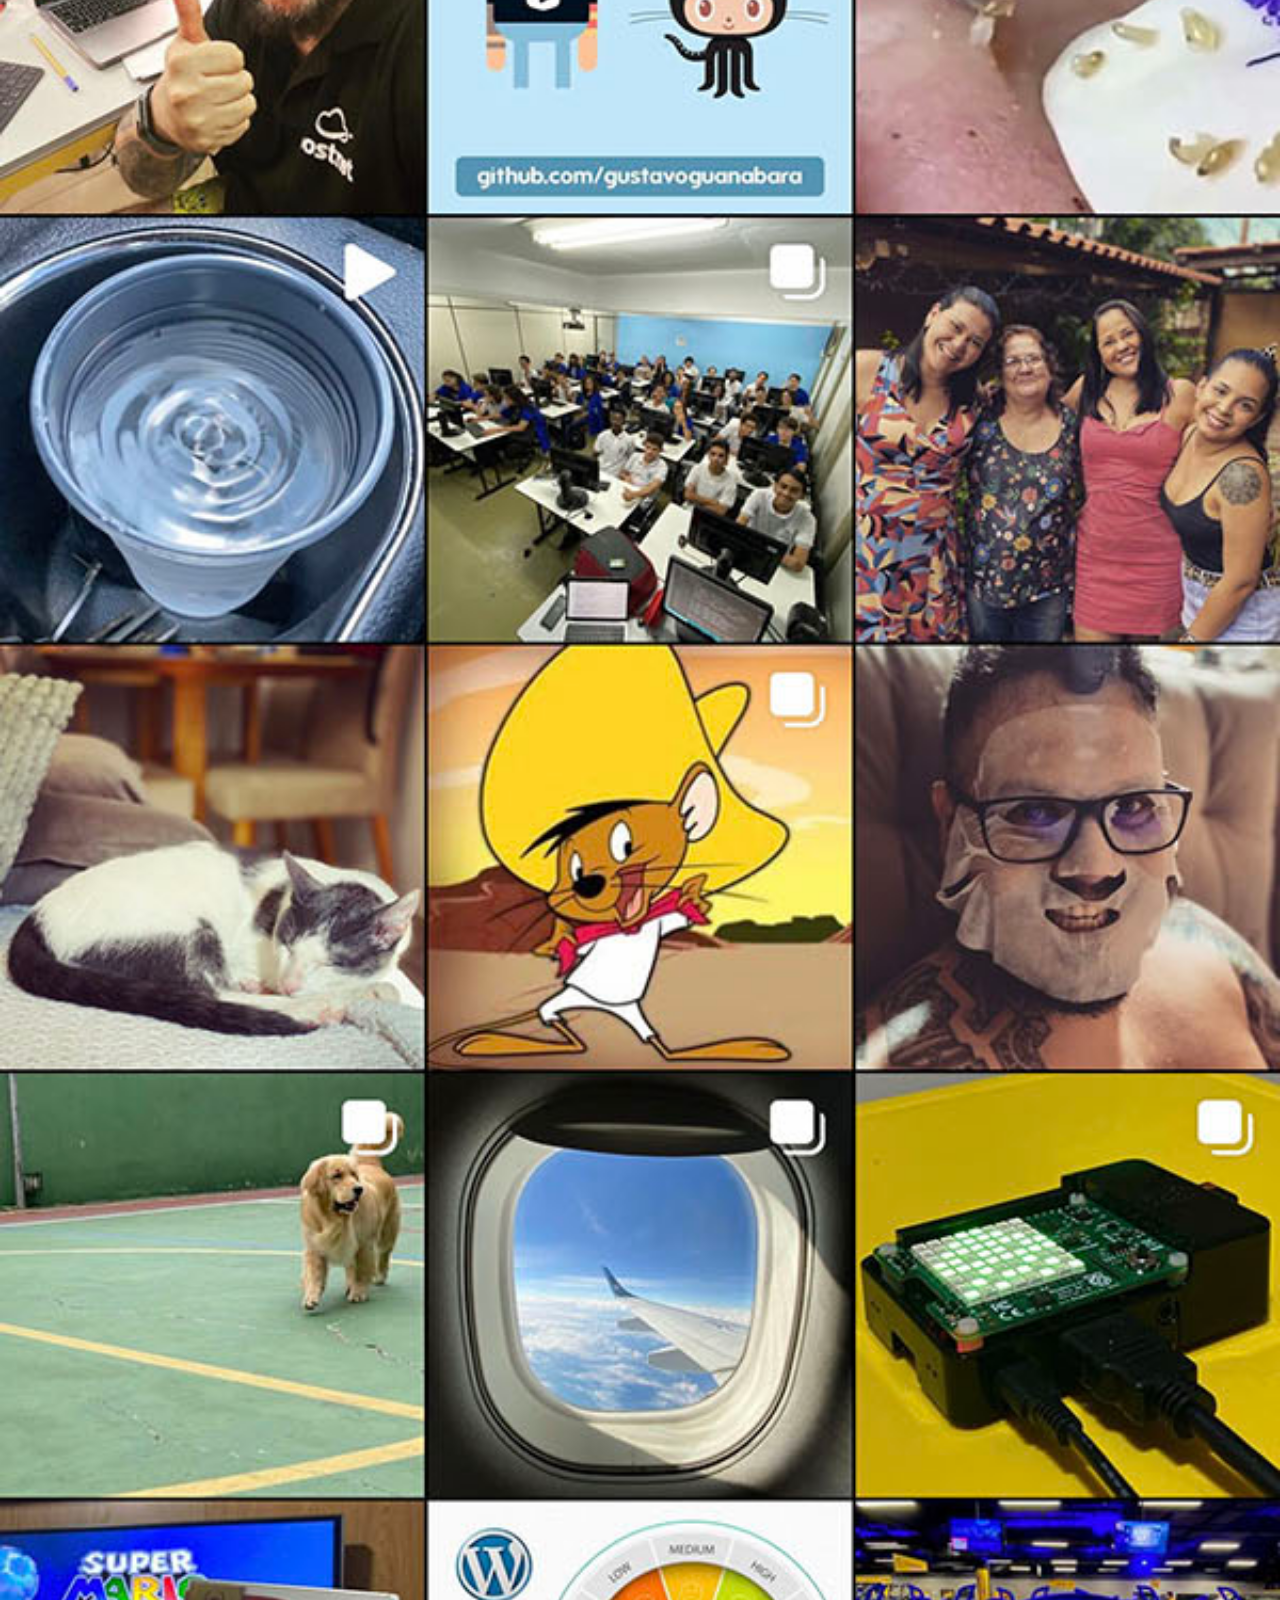
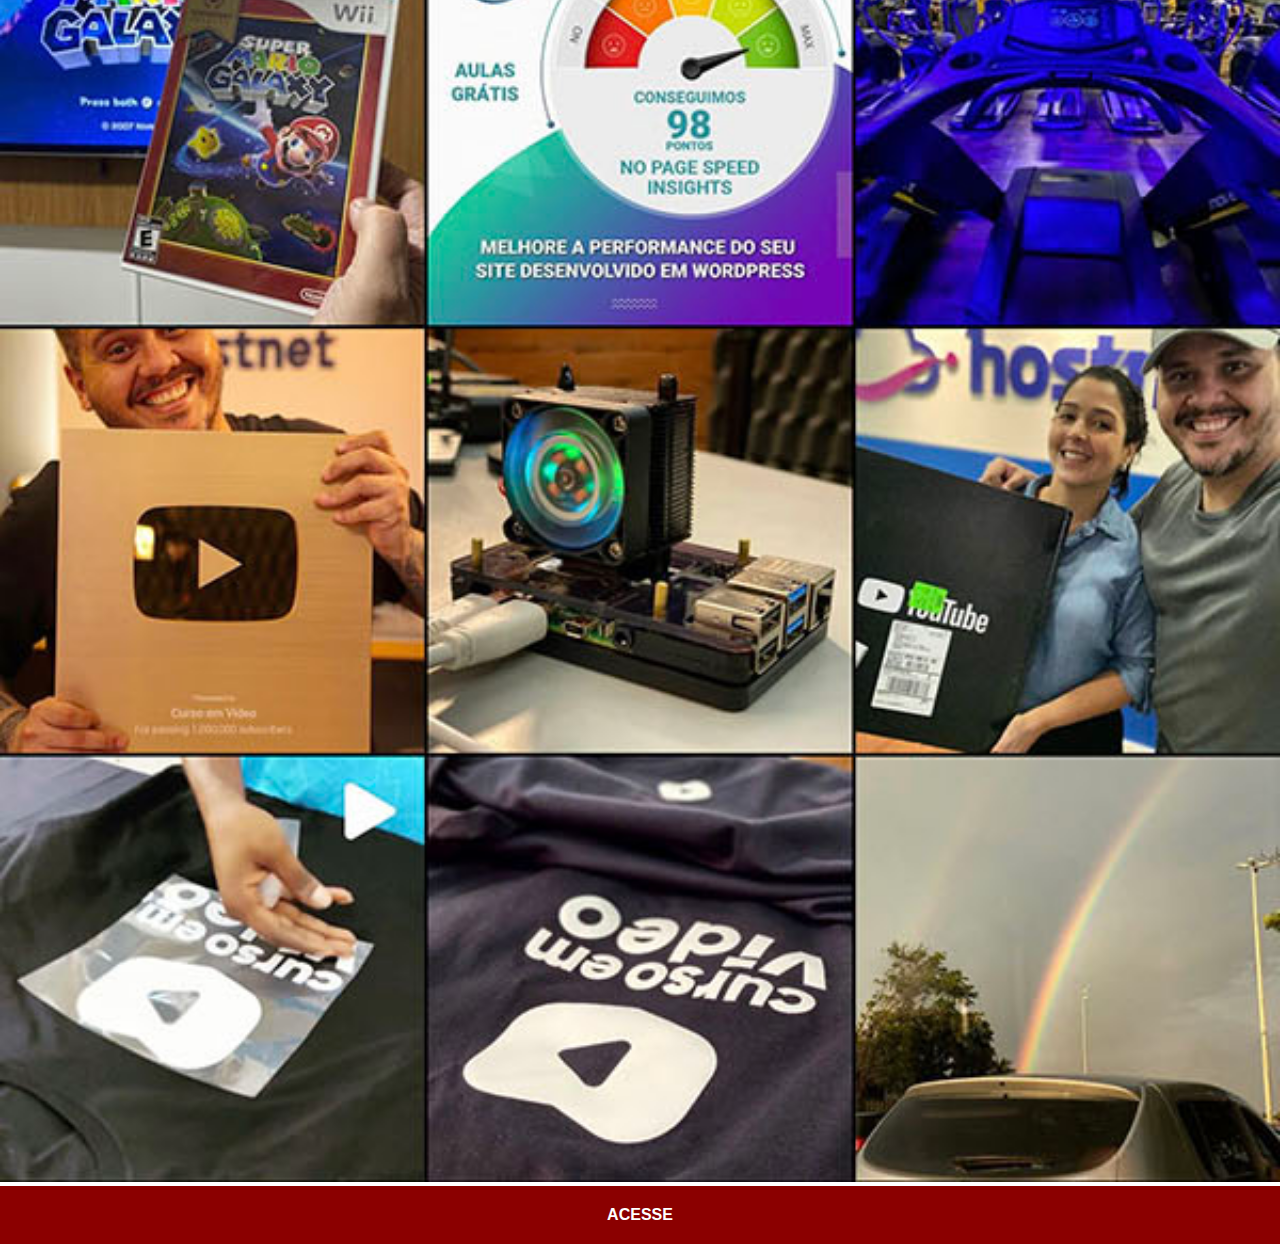
<file: instagram.html>
<!DOCTYPE html>
<html lang="pt-br">
<head>
    <meta charset="UTF-8">
    <meta name="viewport" content="width=device-width, initial-scale=1.0">
    <title>Instagram</title>
    <link rel="stylesheet" href="estilo/social.css">
</head>
<body>
    <img src="imagens/tela-instagram.jpg" alt="Instagram">
    <a href="https://www.instagram.com/elvisgzx/">ACESSE</a>
</body>
</html>
</file>
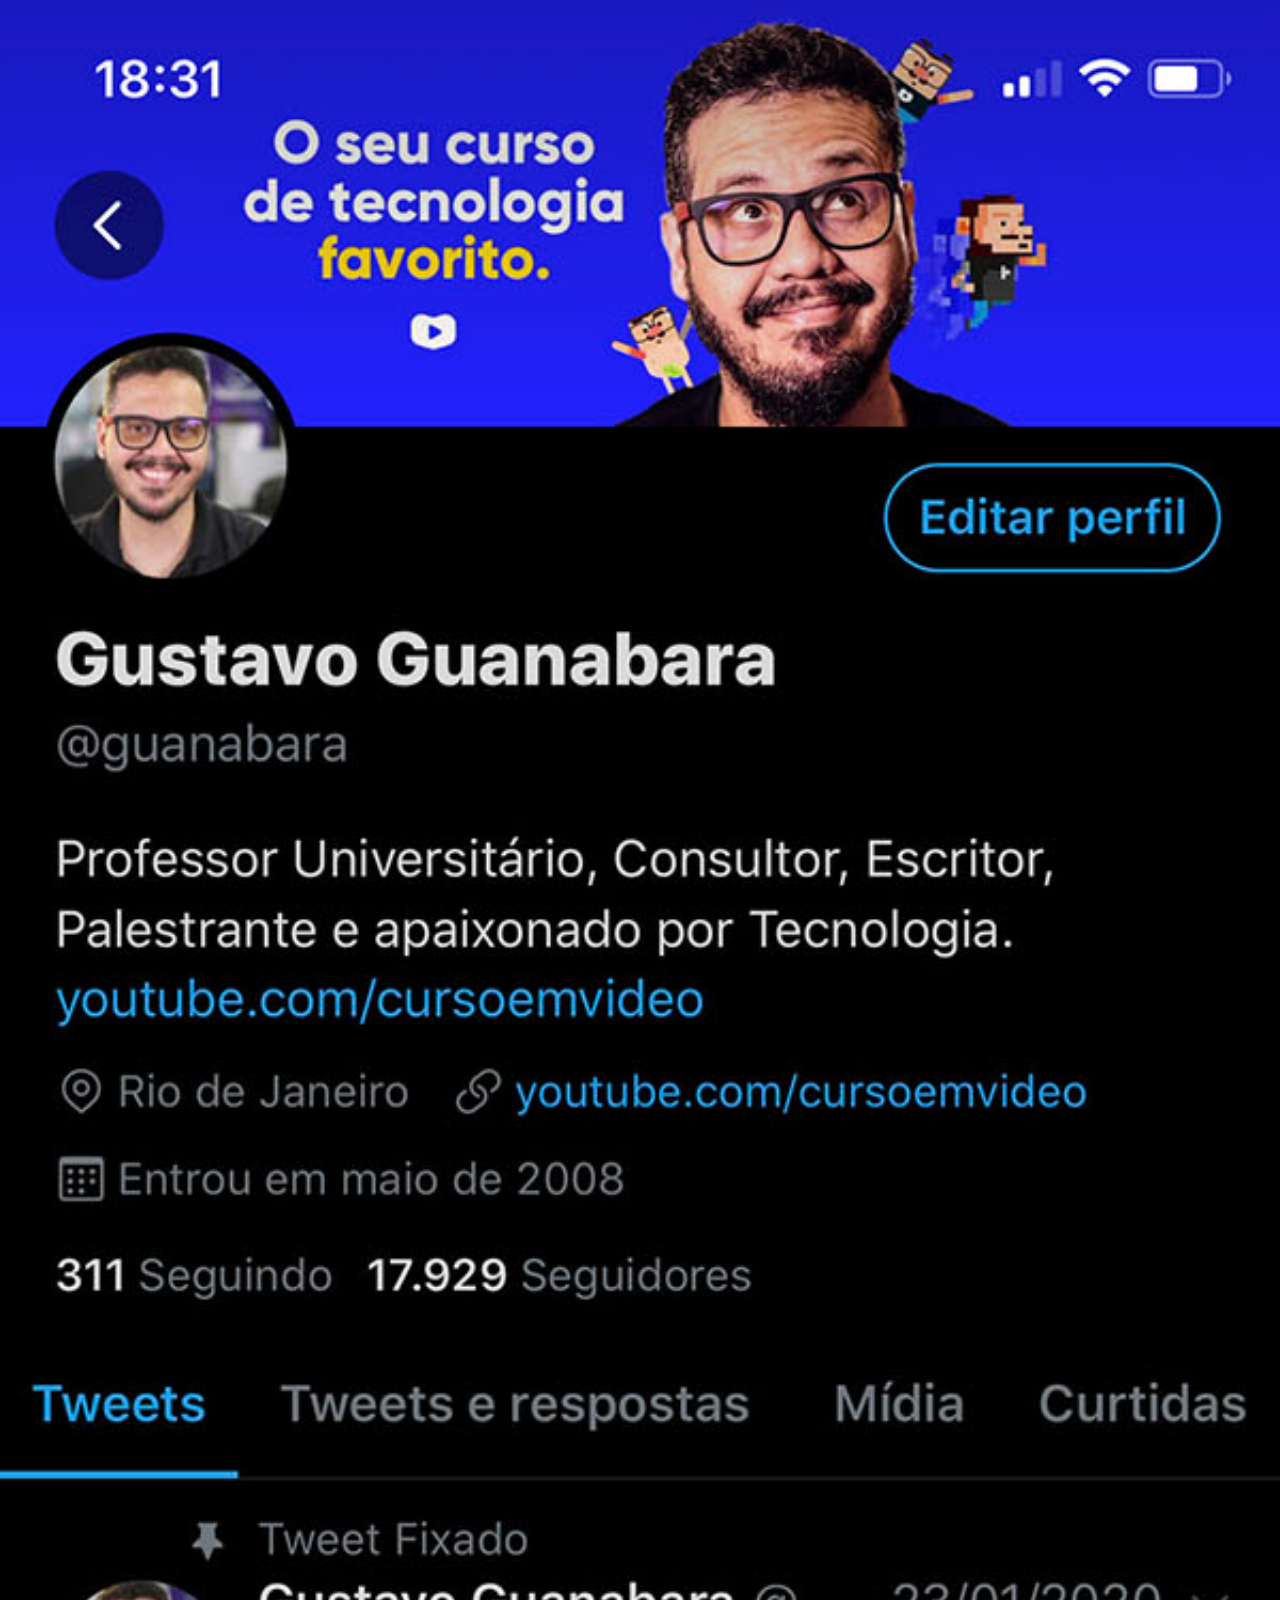
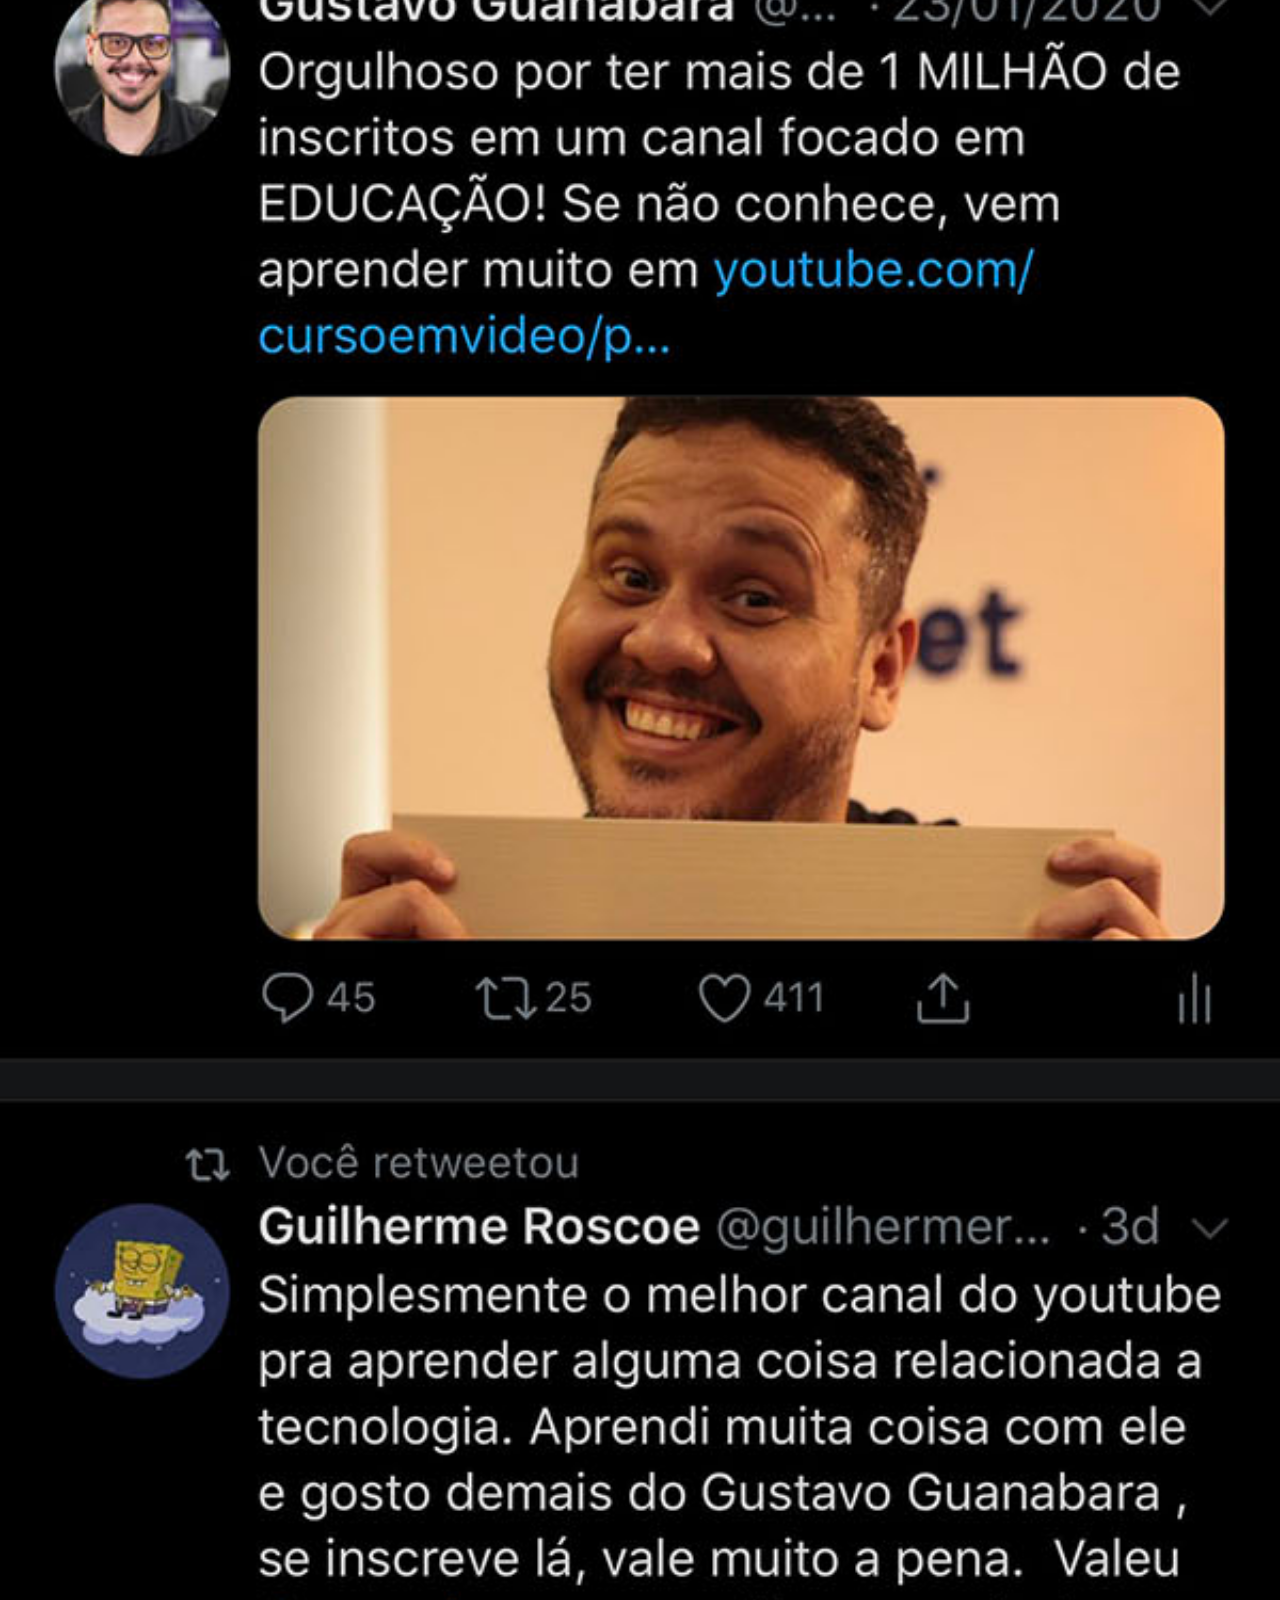
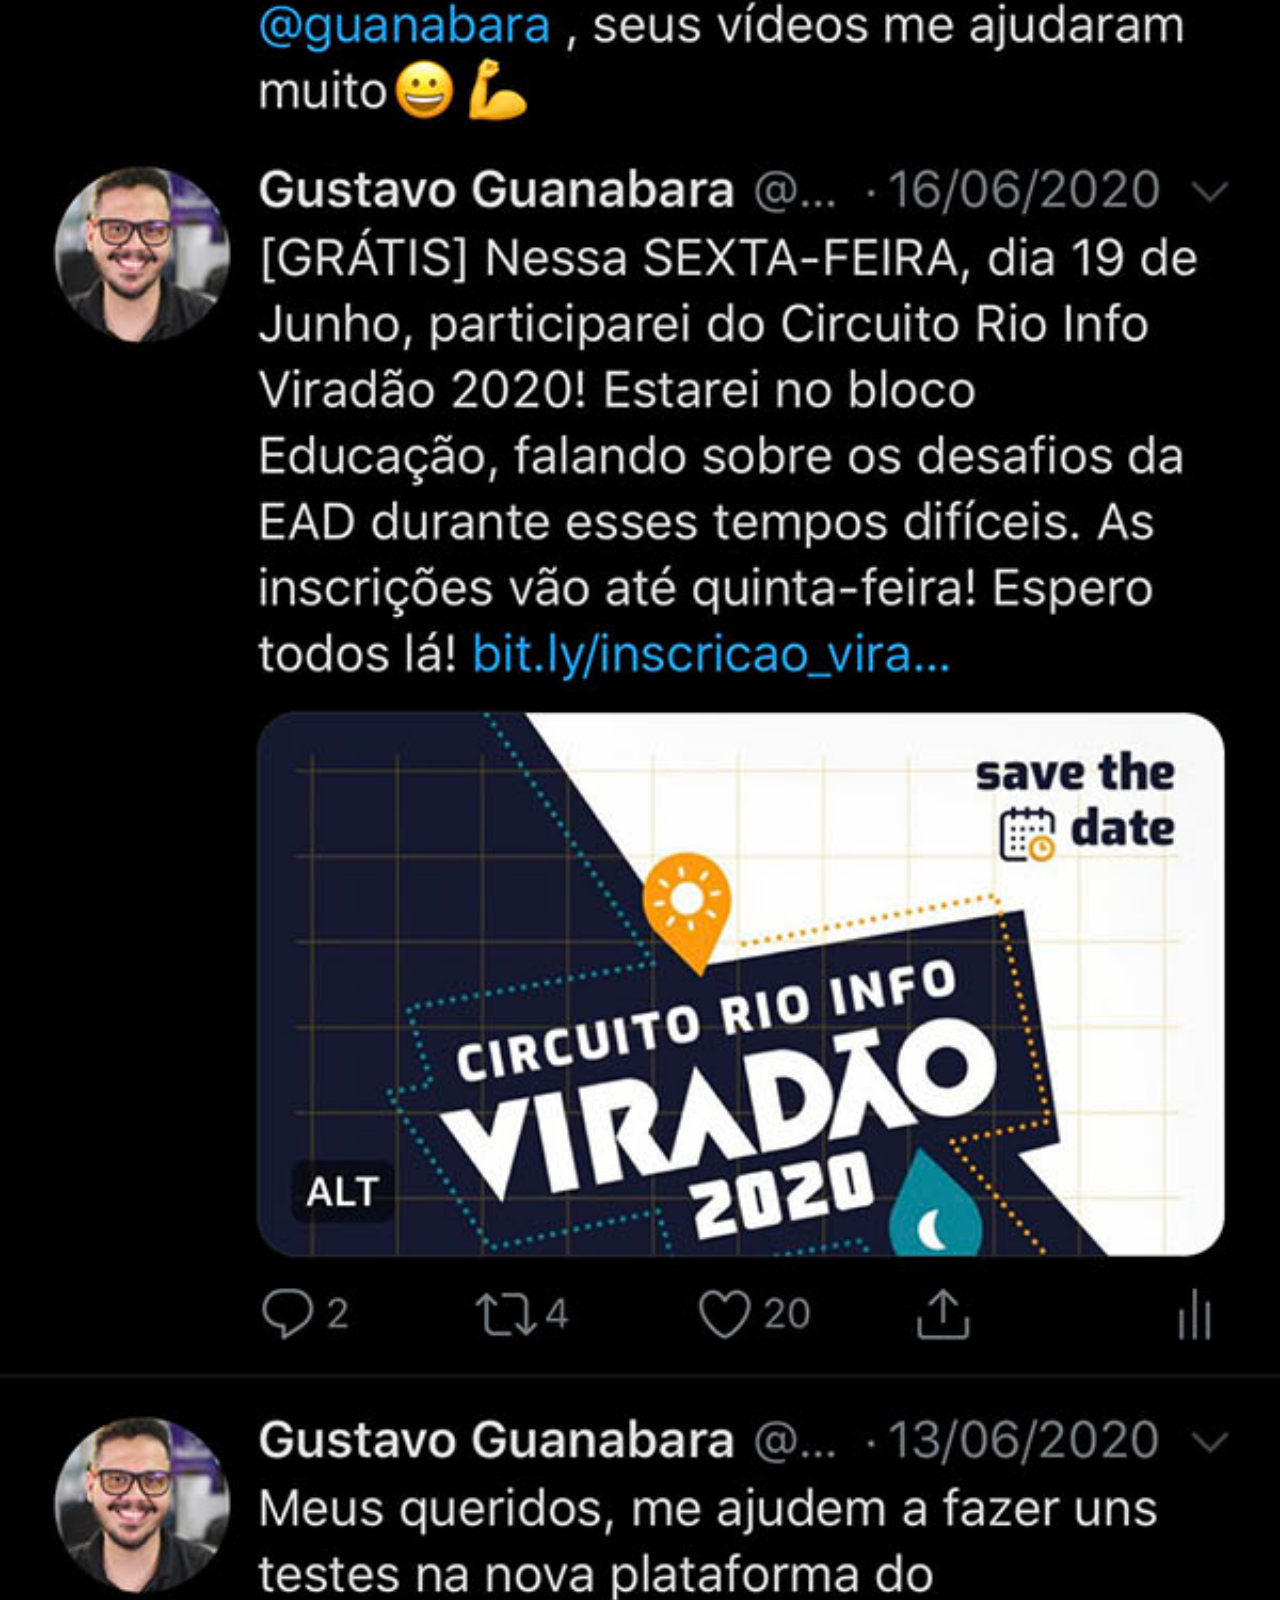
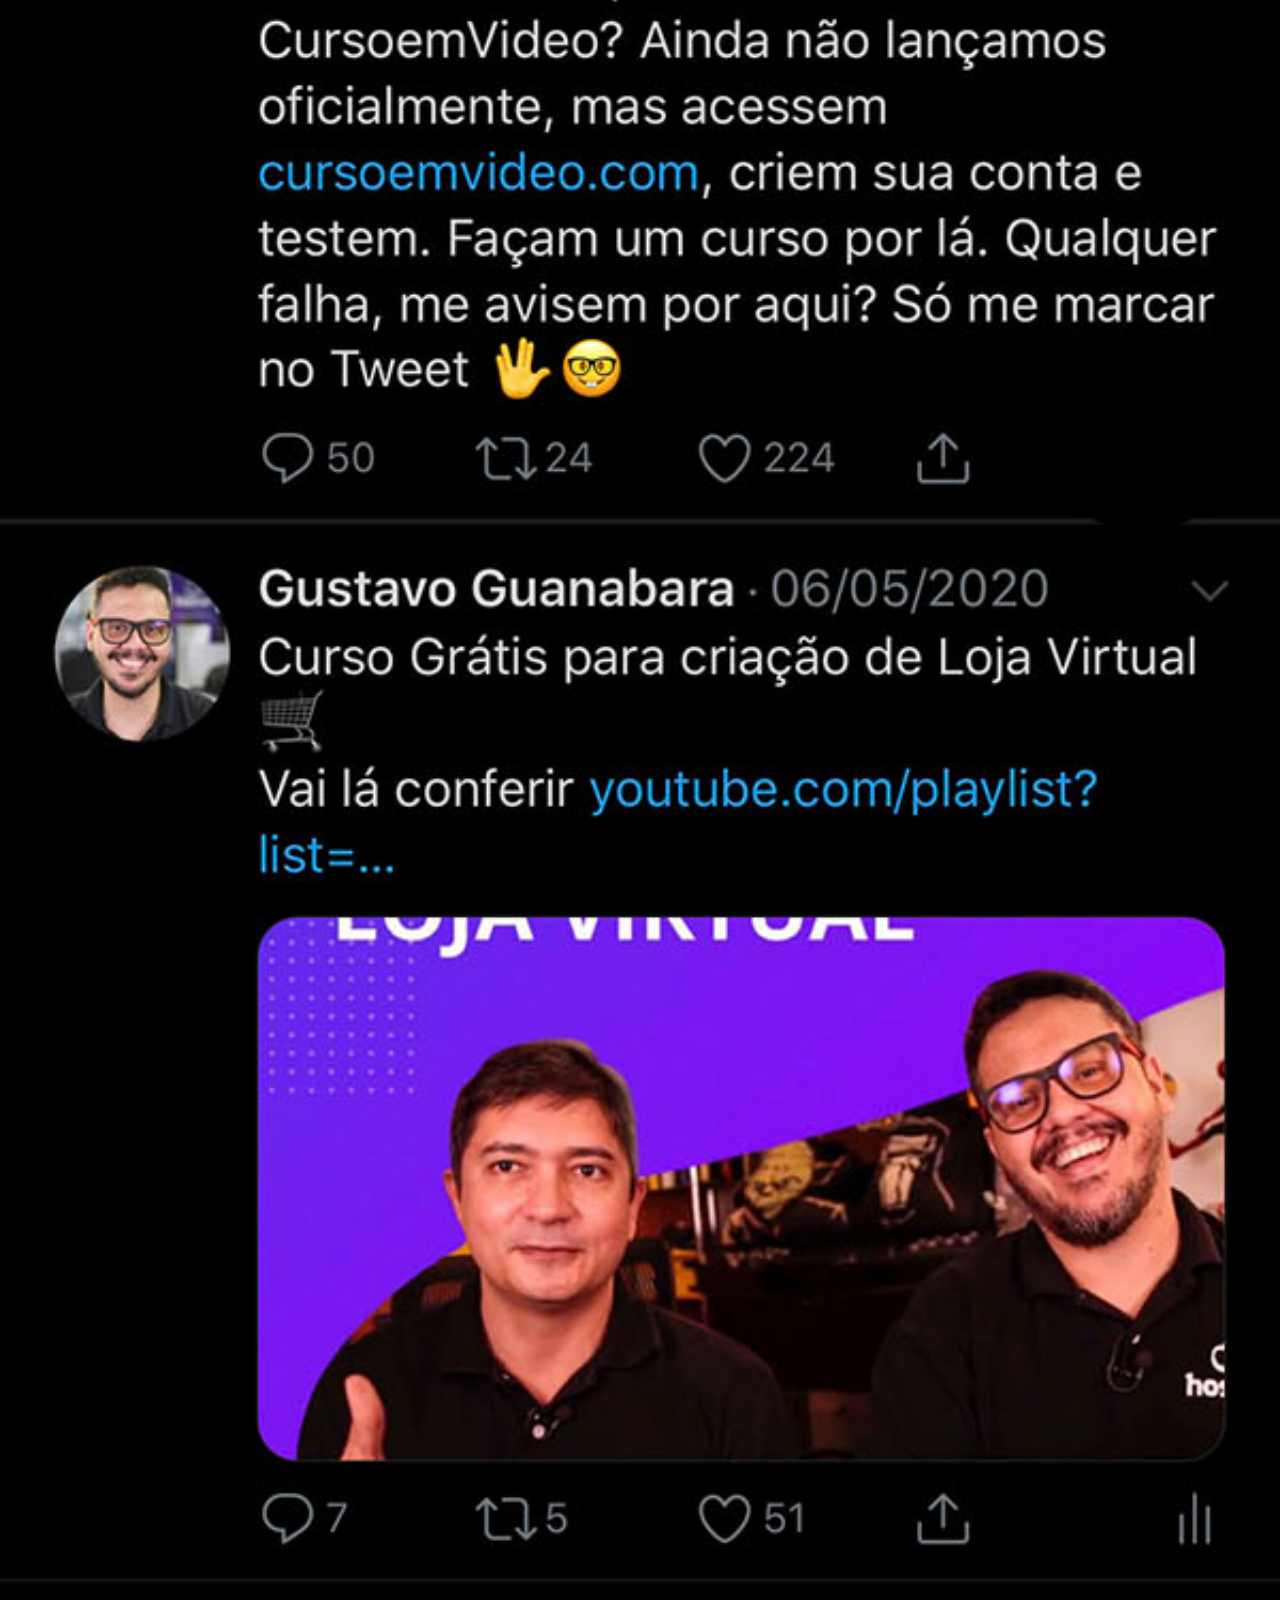
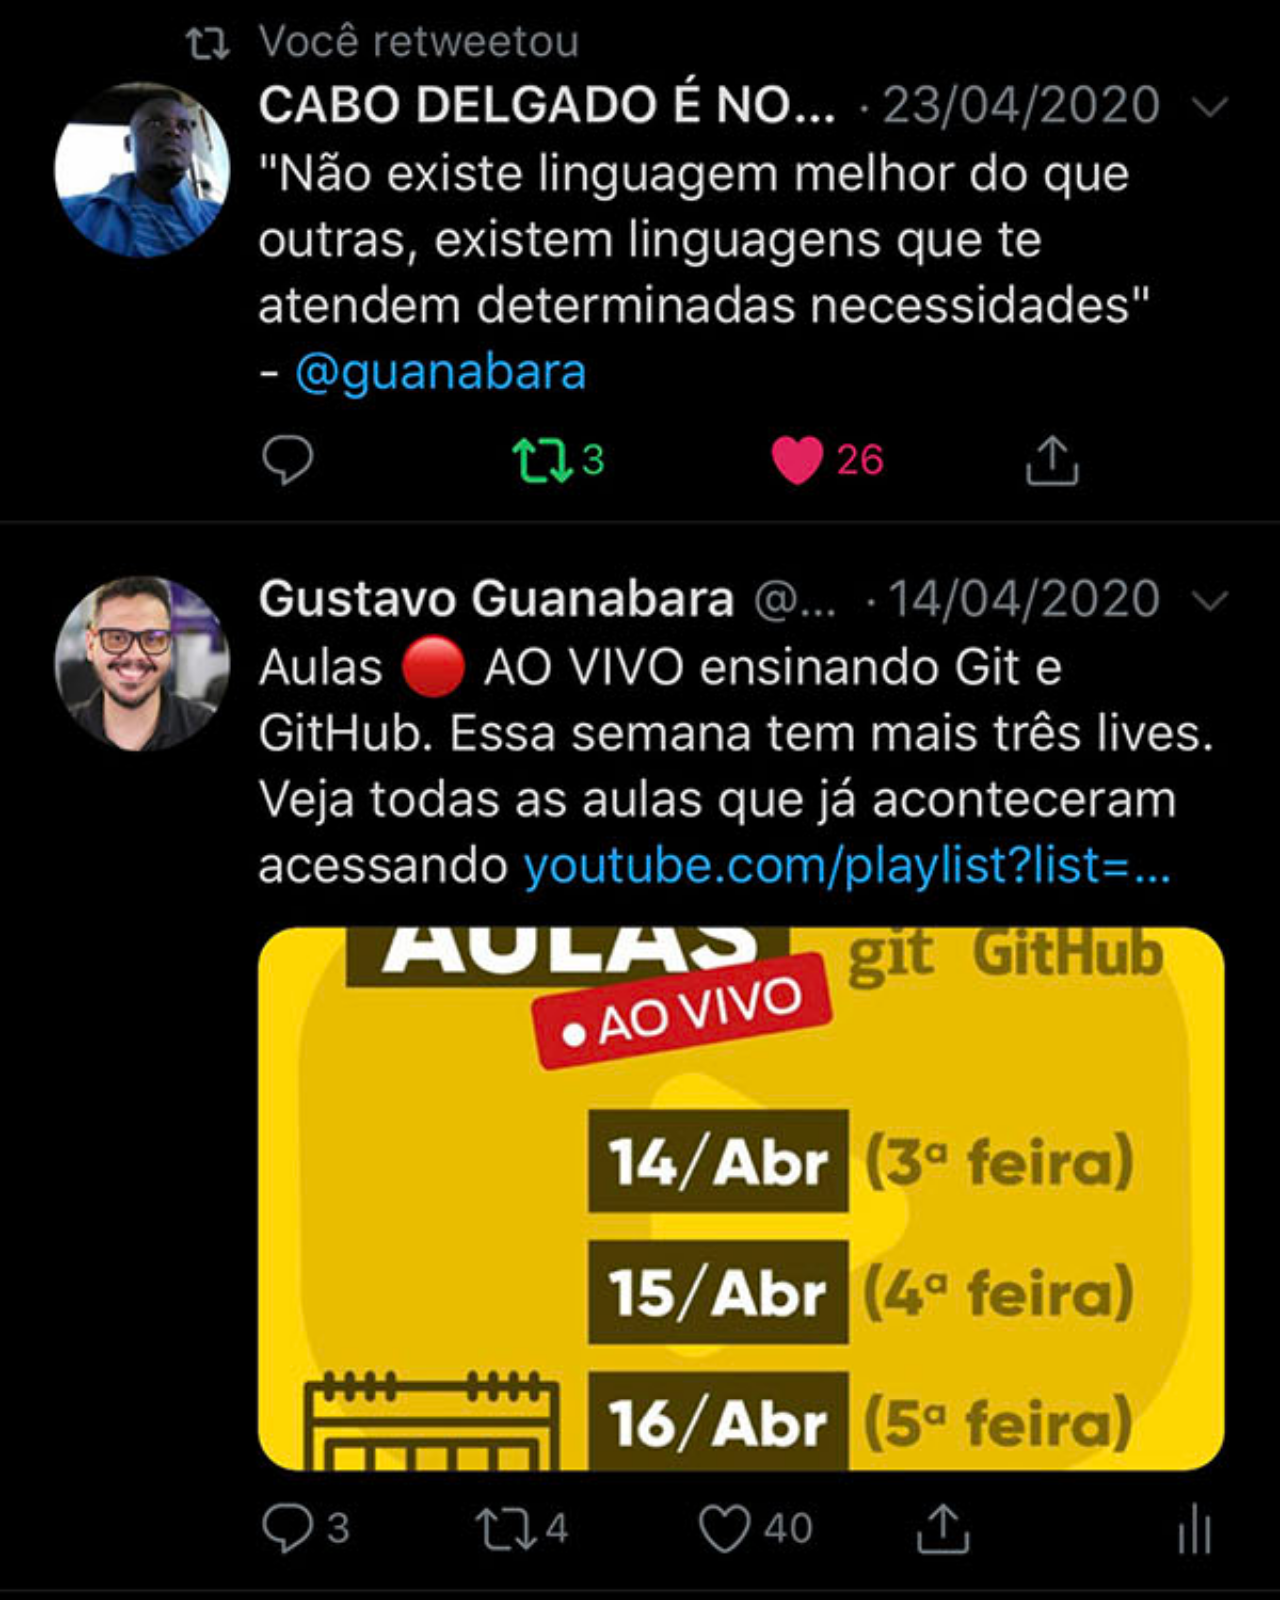
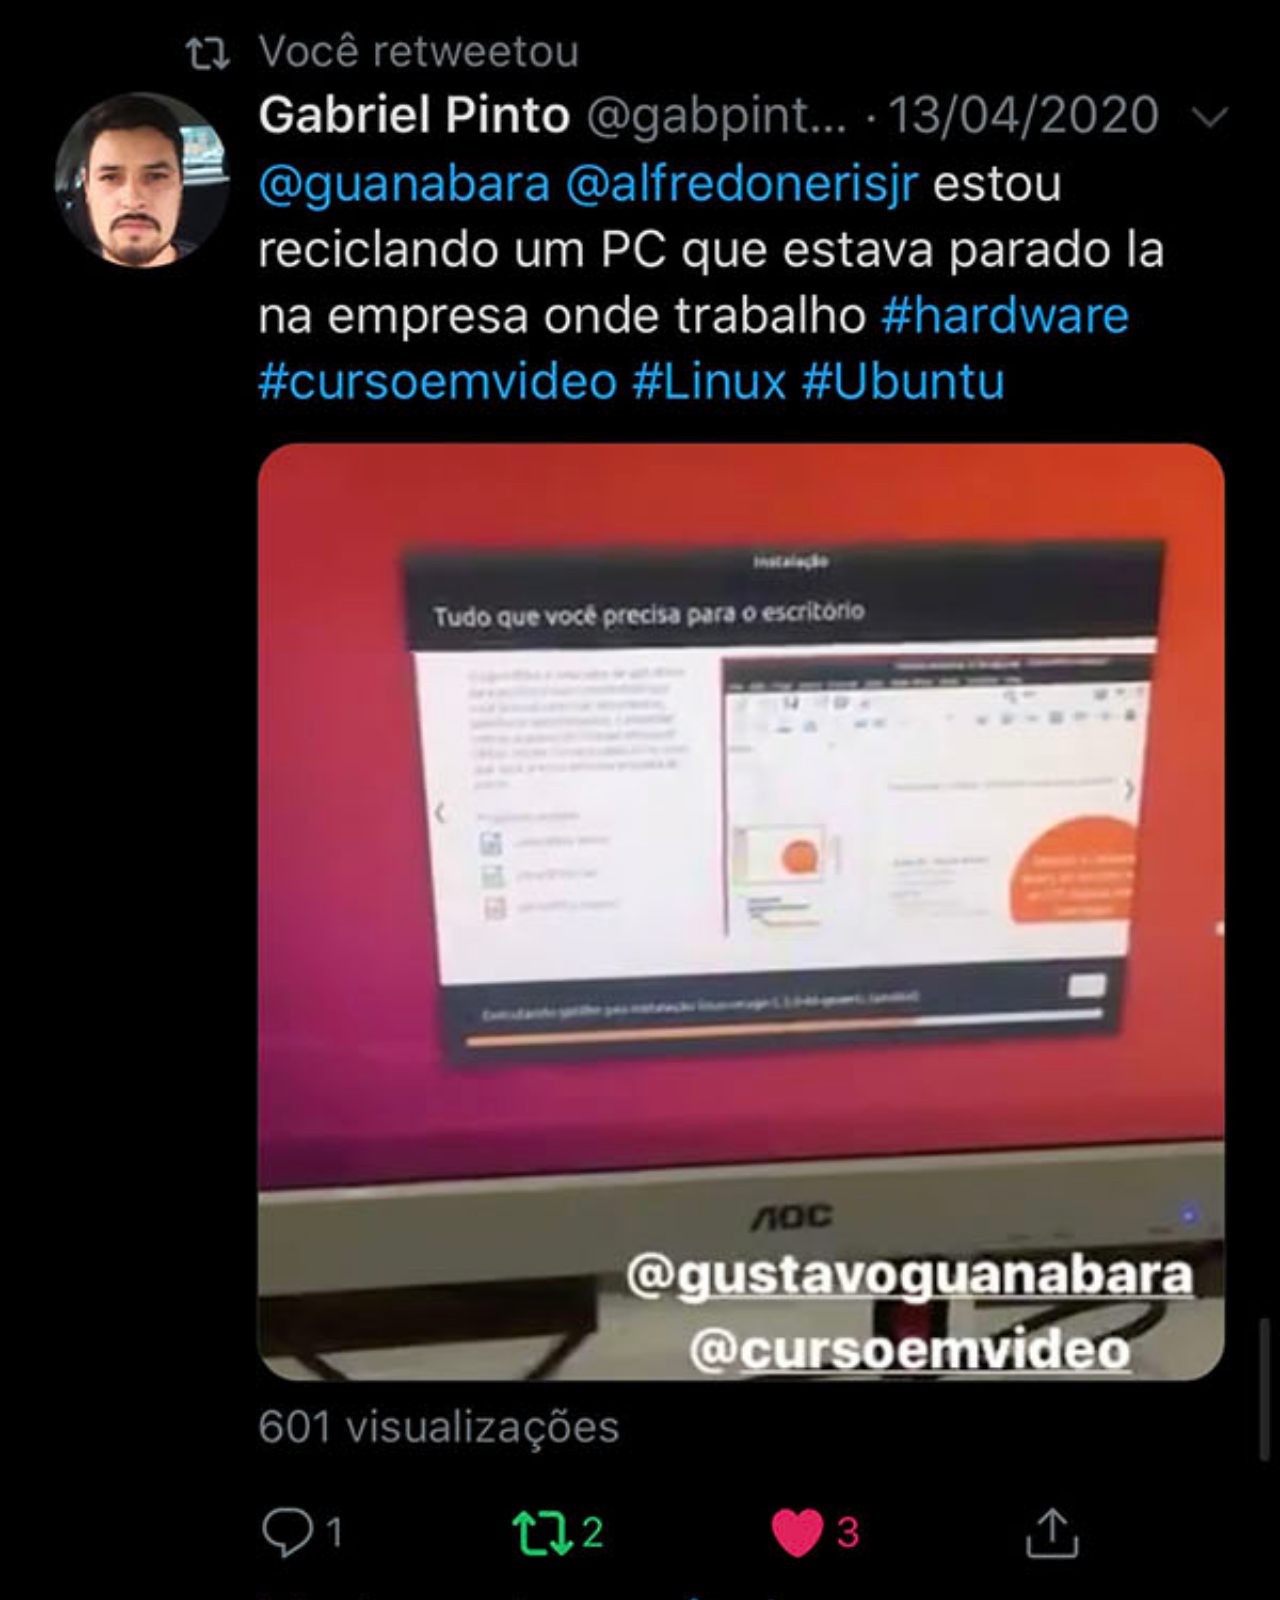
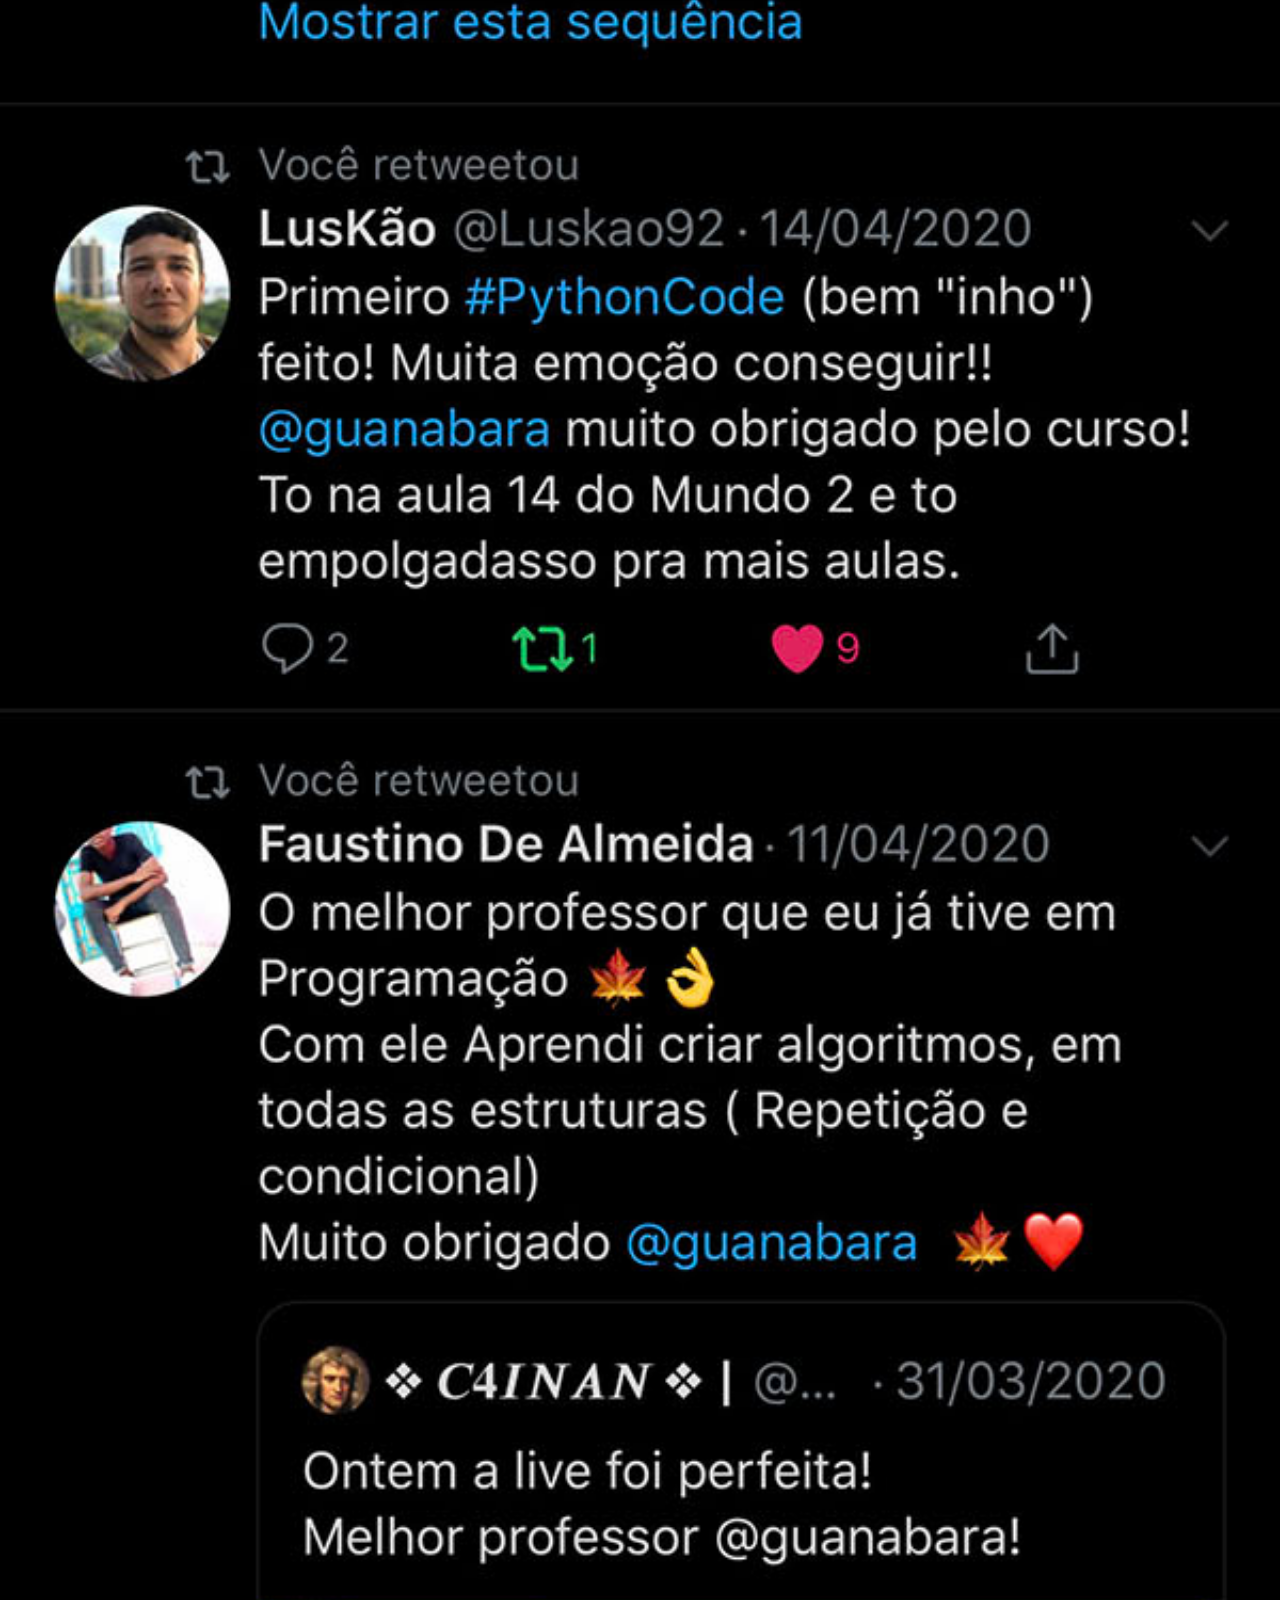
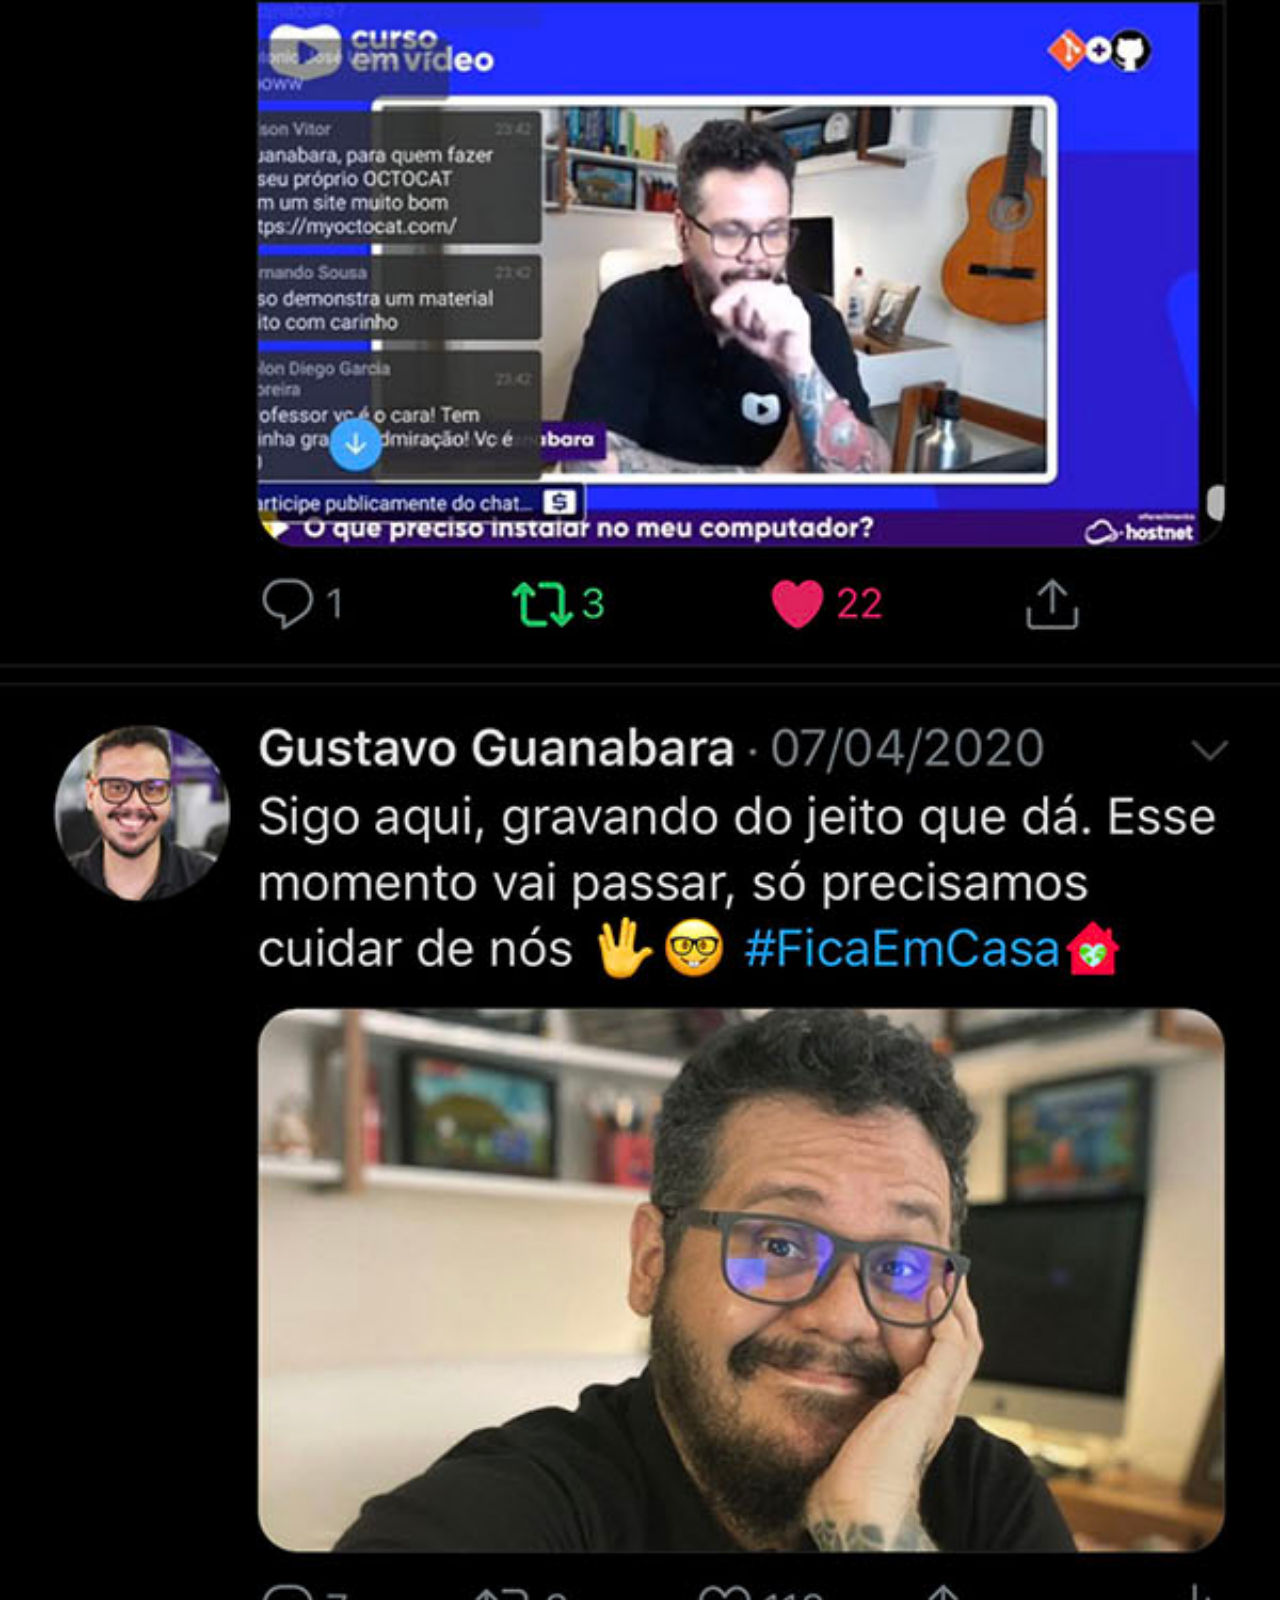
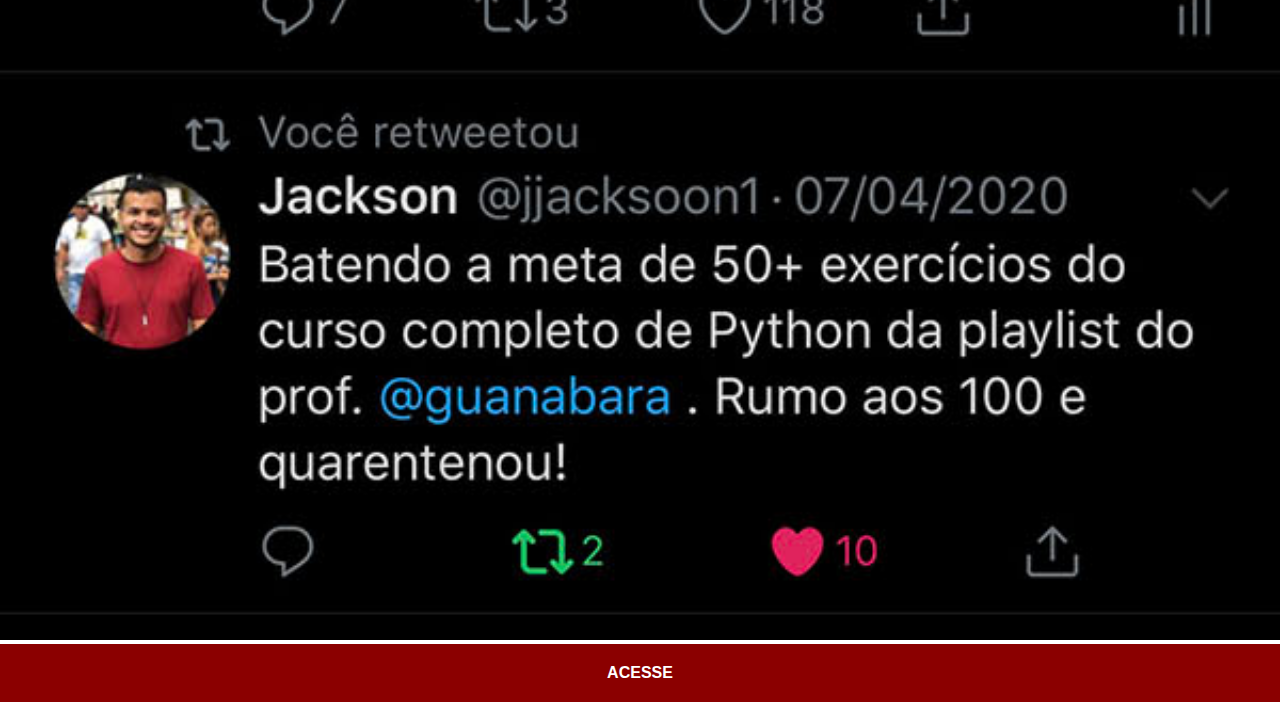
<file: twitter.html>
<!DOCTYPE html>
<html lang="pt-br">
<head>
    <meta charset="UTF-8">
    <meta name="viewport" content="width=device-width, initial-scale=1.0">
    <title>Twitter</title>
    <link rel="stylesheet" href="estilo/social.css">
</head>
<body>
    <img src="imagens/tela-twitter.jpg" alt="Twitter">
    <a href="https://x.com/Elvisgzx" target="_blank">ACESSE</a>
</body>
</html>
</file>
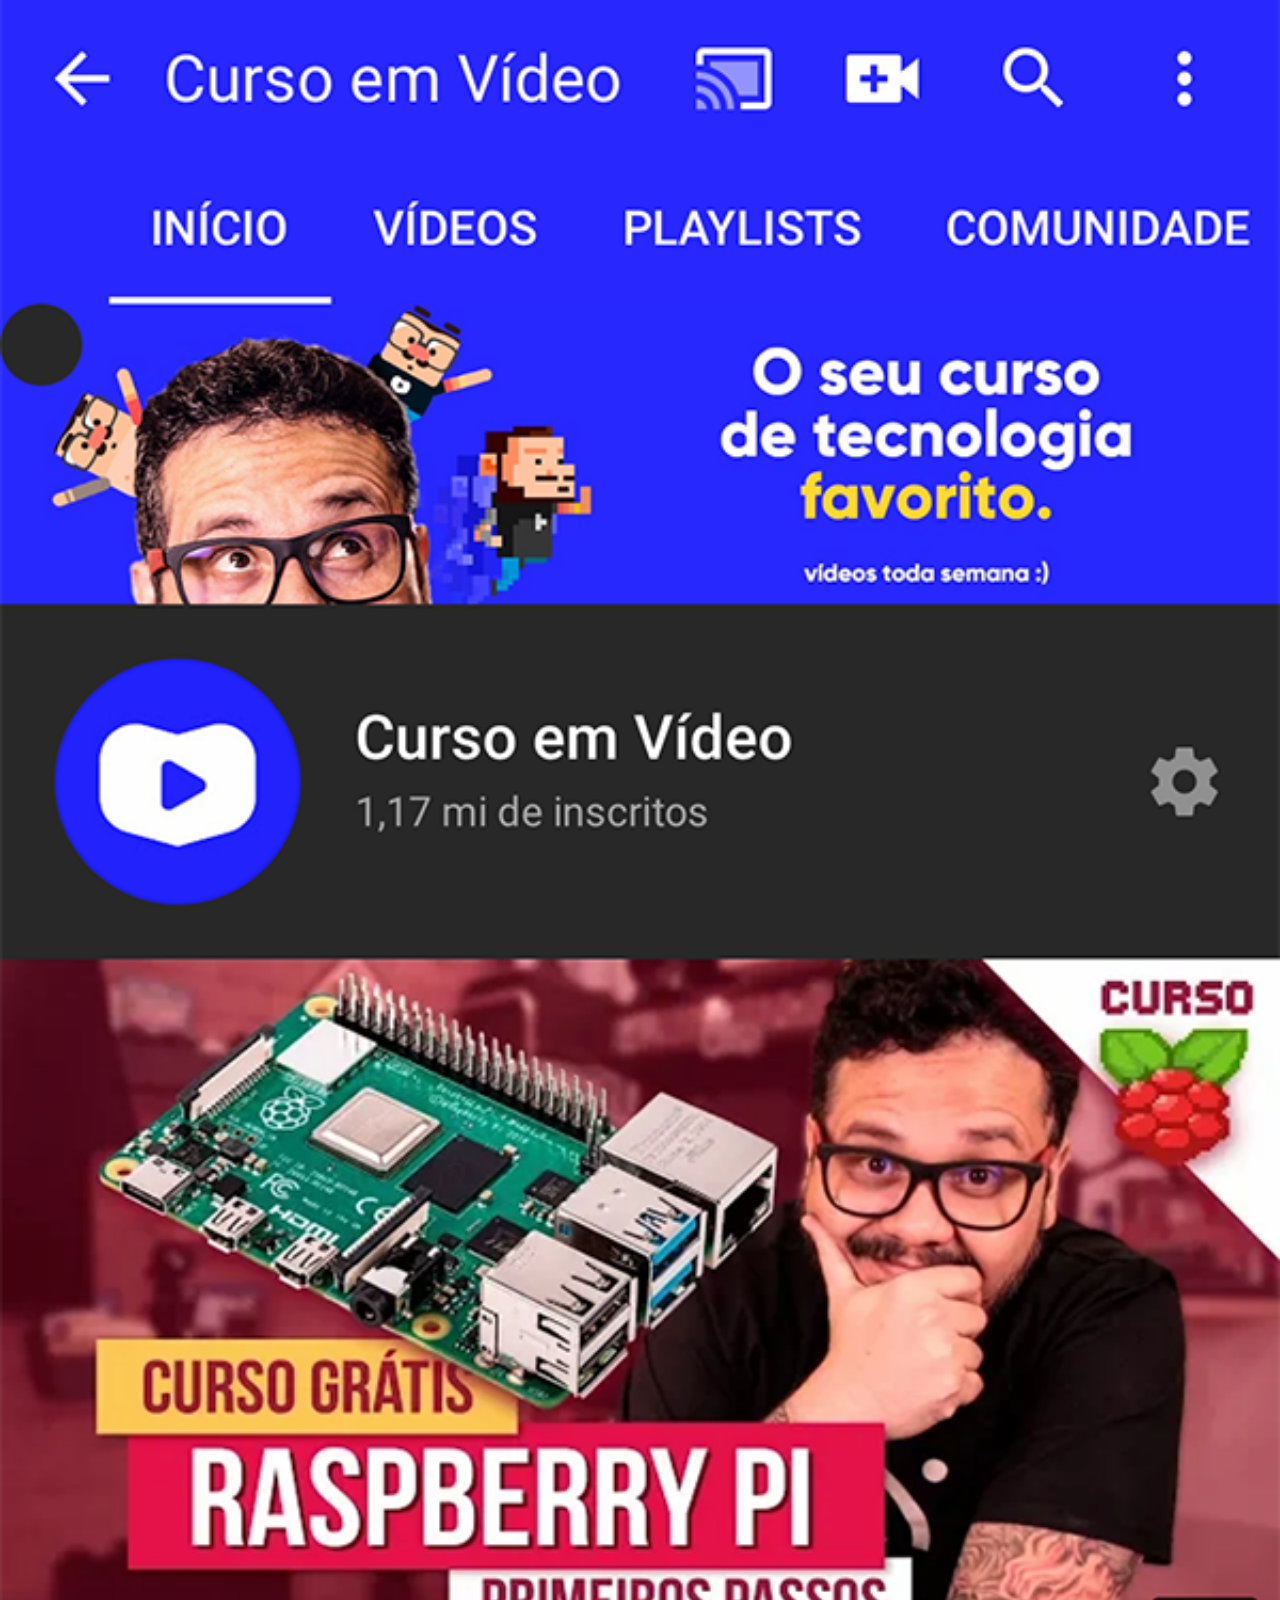
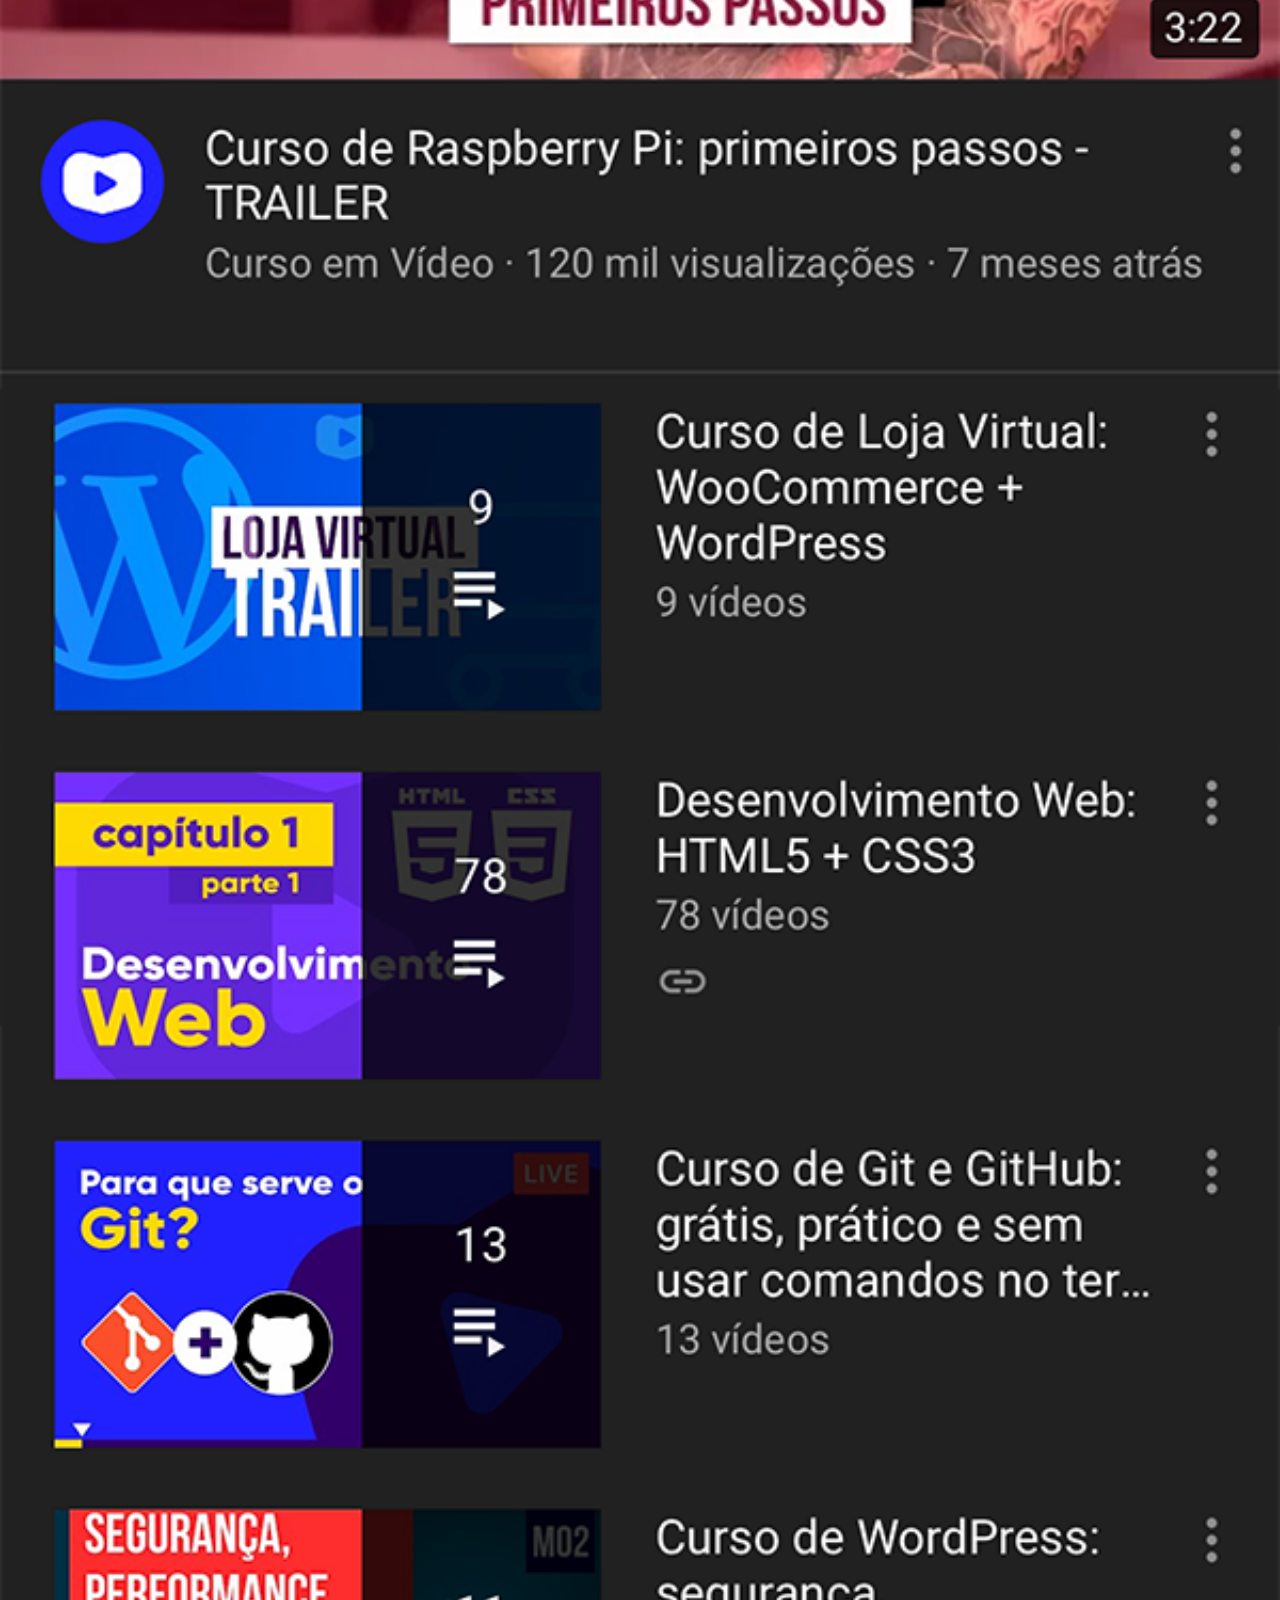
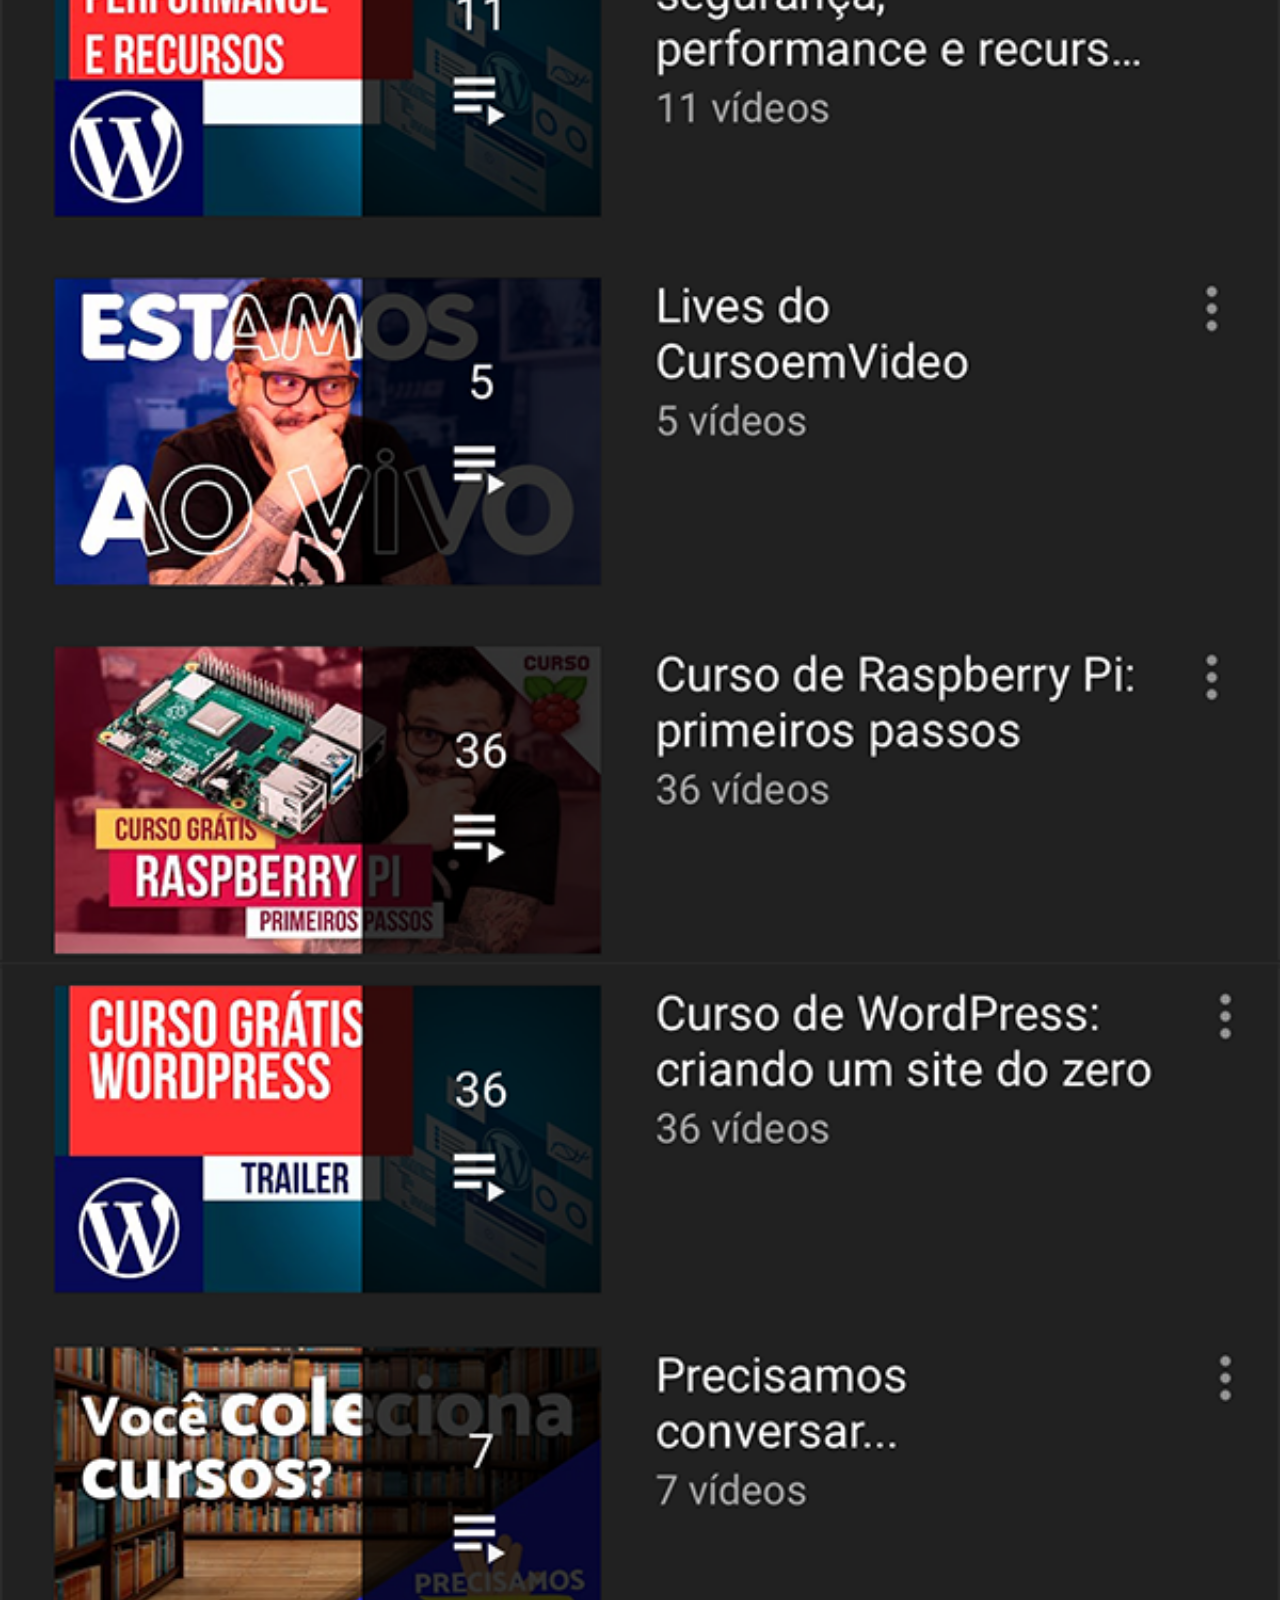
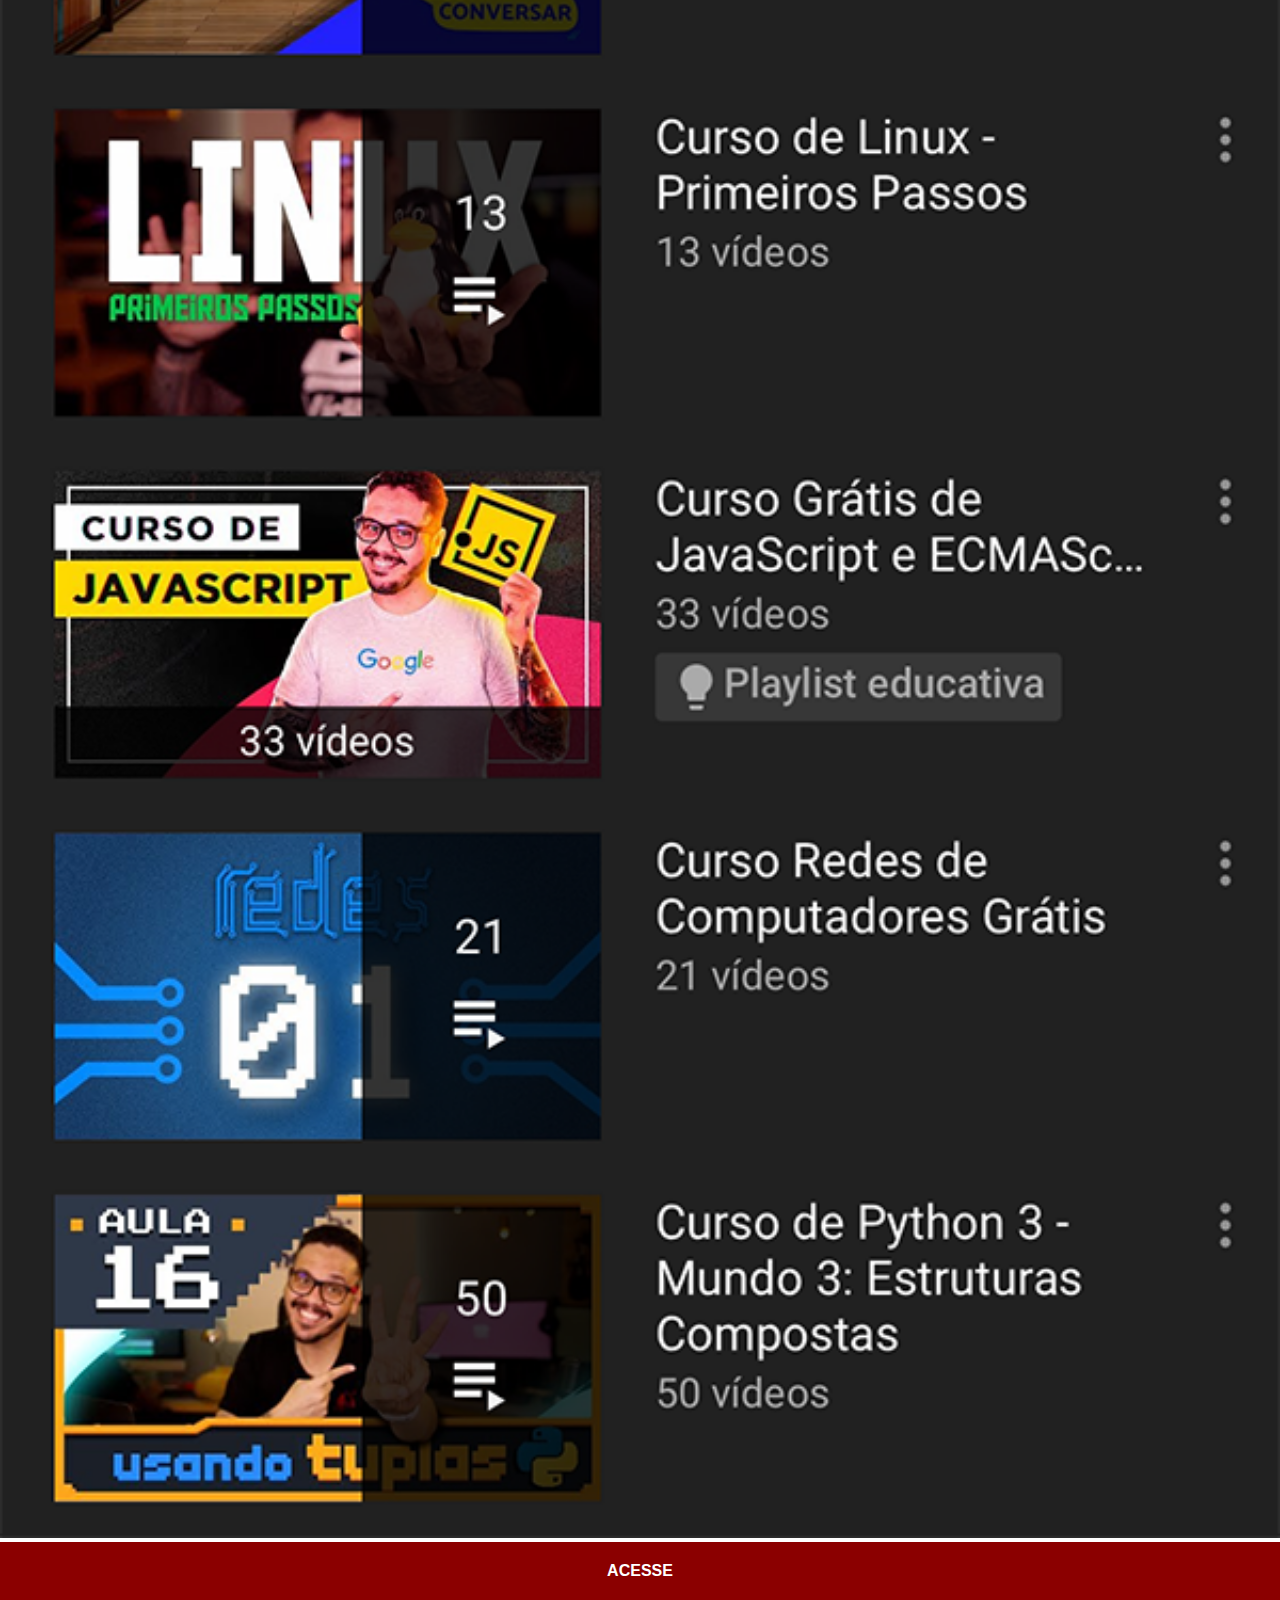
<file: youtube.html>
<!DOCTYPE html>
<html lang="pt-br">
<head>
    <meta charset="UTF-8">
    <meta name="viewport" content="width=device-width, initial-scale=1.0">
    <title>YouTube</title>
    <link rel="stylesheet" href="estilo/social.css">
</head>
<body>
    <img src="imagens/tela-youtube.png" alt="Youtube">
    <a href="https://www.youtube.com/@elvislima5752" target="_blank">ACESSE</a>
</body>
</html>
</file>
<file: estilos/style.css>
@charset "UTF-8";

* {
    margin: 0px;
    padding: 0px;
    font-family: Arial, Helvetica, sans-serif;
}

html, body {
    height: 100vh;
    width: 100vw;
    background-color: black;
}

body {
    background: url('../imagens/fundo-madeira.jpg') no-repeat top center;
    background-size: cover;
    background-attachment: fixed;
}

main {
    height: 100vh;
    position: relative;
    
}

section#telefone {
    position: absolute;
    top: 50%;
    left: 50%;
    transform: translate(-50%, -50%);

    height: 627px;
    width: 311px;
    background: url('../imagens/frame-iphone.png') no-repeat;
}

iframe#tela {
    position: relative;
    top: 80px;
    left: 22px;
    width: 267px;
    height: 471px;
}

section#redes-sociais {
    text-align: right;
}

section#redes-sociais  img {
    width: 50px;
    margin: 10px;
    border-radius: 50%;
    box-shadow: 2px 2px 5px rgba(0, 0, 0, 0.397);
    box-sizing: border-box;
}

section#redes-sociais img:hover {
    border: 2px solid rgba(255, 255, 255, 0.637);
    transform: translate(-3px, -3px);
    box-shadow: 5px 5px 10px rgba(0, 0, 0, 0.623);
    transition: transforme 0.3s, border 1s;
}
</file>
<file: estilo/social.css>
@charset "UTF-8";


* {
    margin: 0px;
    padding: 0px;
    font-family: Arial, Helvetica, sans-serif;
}

::-webkit-scrollbar {
    width: 0px;
    height: 0px;
}

img {
    width: 100vw;
}

a {
    display: block;
    background-color: darkred;
    color: white;
    padding: 20px;
    text-align: center;
    font-weight: bolder;
    text-decoration: none;
}

a:hover {
    background-color: rgba(255, 0, 0, 0.356);
}
</file>
